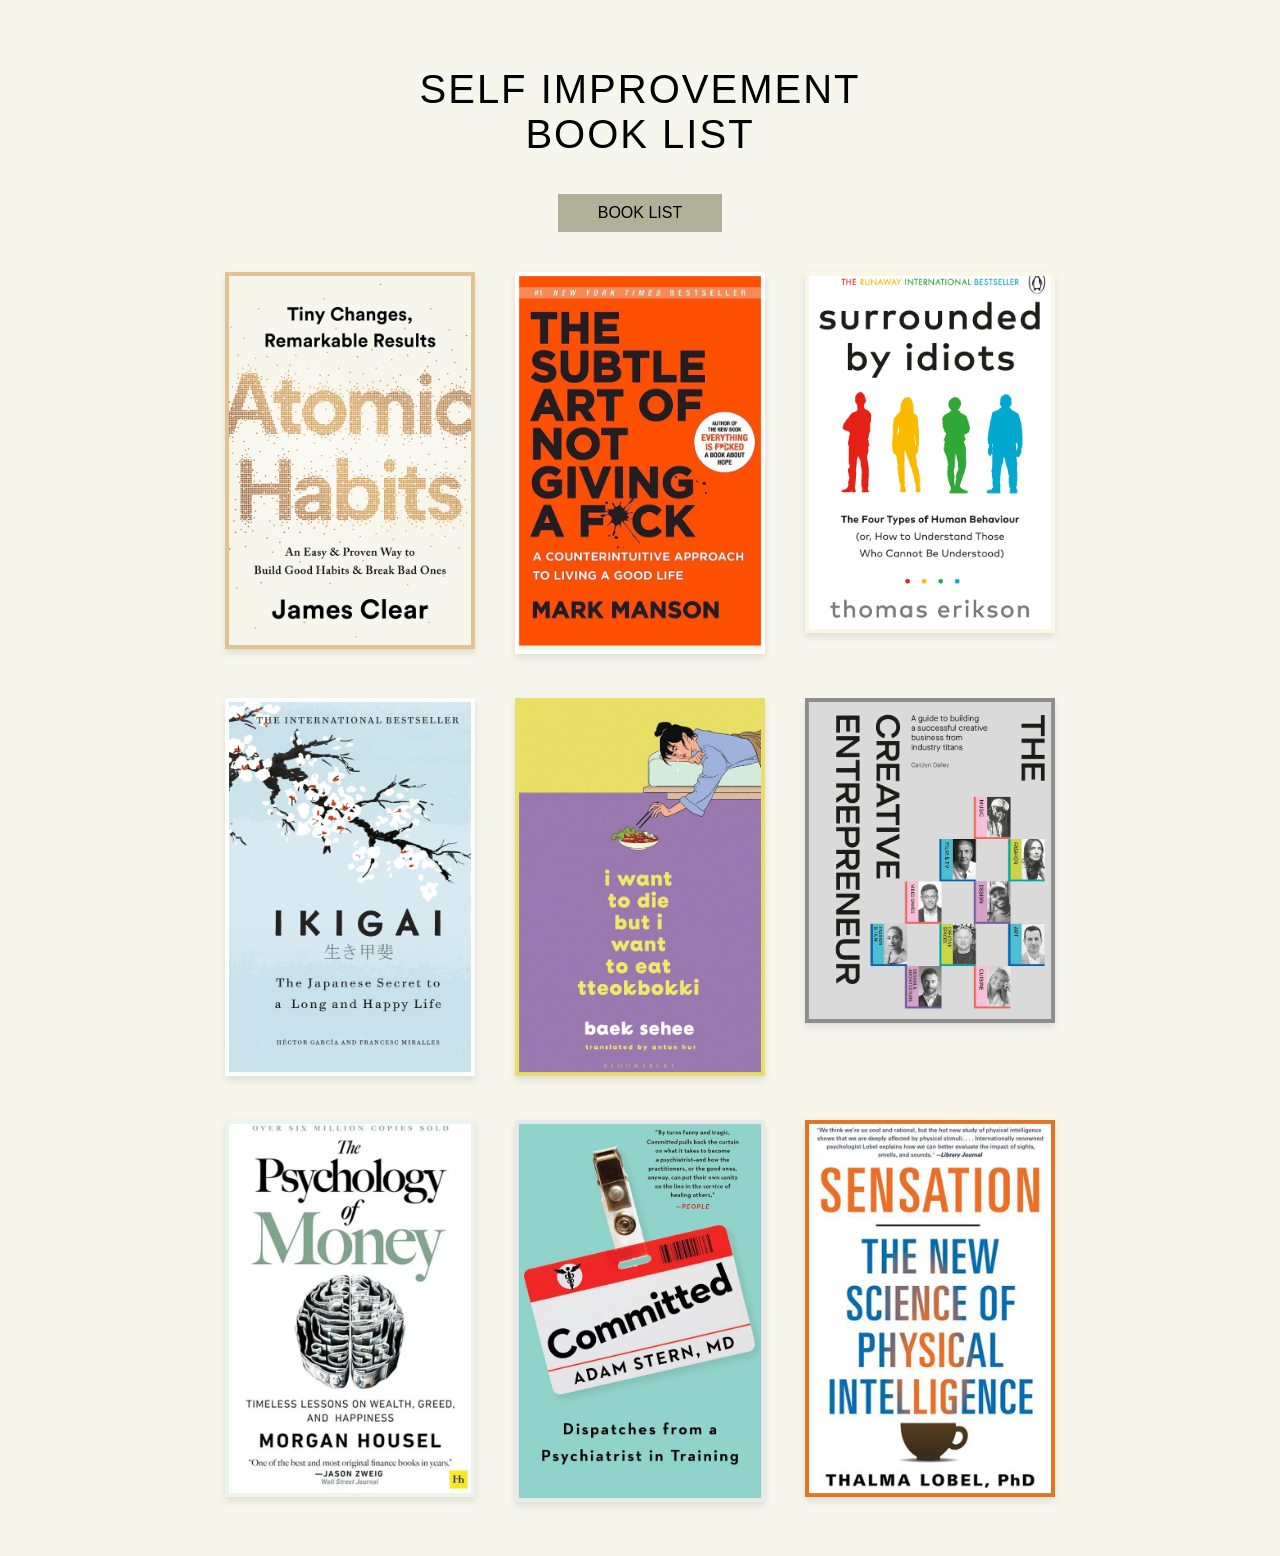
<file: index.html>
<!DOCTYPE html>
<html lang="en">
<head>
    <meta charset="UTF-8">
    <meta name="viewport" content="width=device-width, initial-scale=1.0">
    <title>Self Improvement Book List</title>
<link href="css/style.css" rel="stylesheet" type="text/css">
</head>
<body class="main-menu-bg">
    <div class="header">
        <h1>SELF IMPROVEMENT<br>BOOK LIST</h1>
        <div class="subtitle-box">BOOK LIST</div>
    </div>

    <div class="book-grid">
        <a href="p1.html"><img src="img/book1.png" alt="Atomic Habits"></a>
        <a href="p2.html"><img src="img/book2.png" alt="The Subtle Art of Not Giving a F*ck"></a>
        <a href="p3.html"><img src="img/book3.png" alt="Surrounded by Idiots"></a>
        <a href="p4.html"><img src="img/book4.png" alt="Ikigai"></a>
        <a href="p5.html"><img src="img/book5.png" alt="I Want to Die but I Want to Eat Tteokbokki"></a>
        <a href="p6.html"><img src="img/book6.png" alt="The Creative Entrepreneur"></a>
        <a href="p7.html"><img src="img/book7.png" alt="The Psychology of Money"></a>
        <a href="p8.html"><img src="img/book8.png" alt="Committed"></a>
        <a href="p9.html"><img src="img/book9.png" alt="Sensation"></a>
    </div>
</body>
</html>
</file>
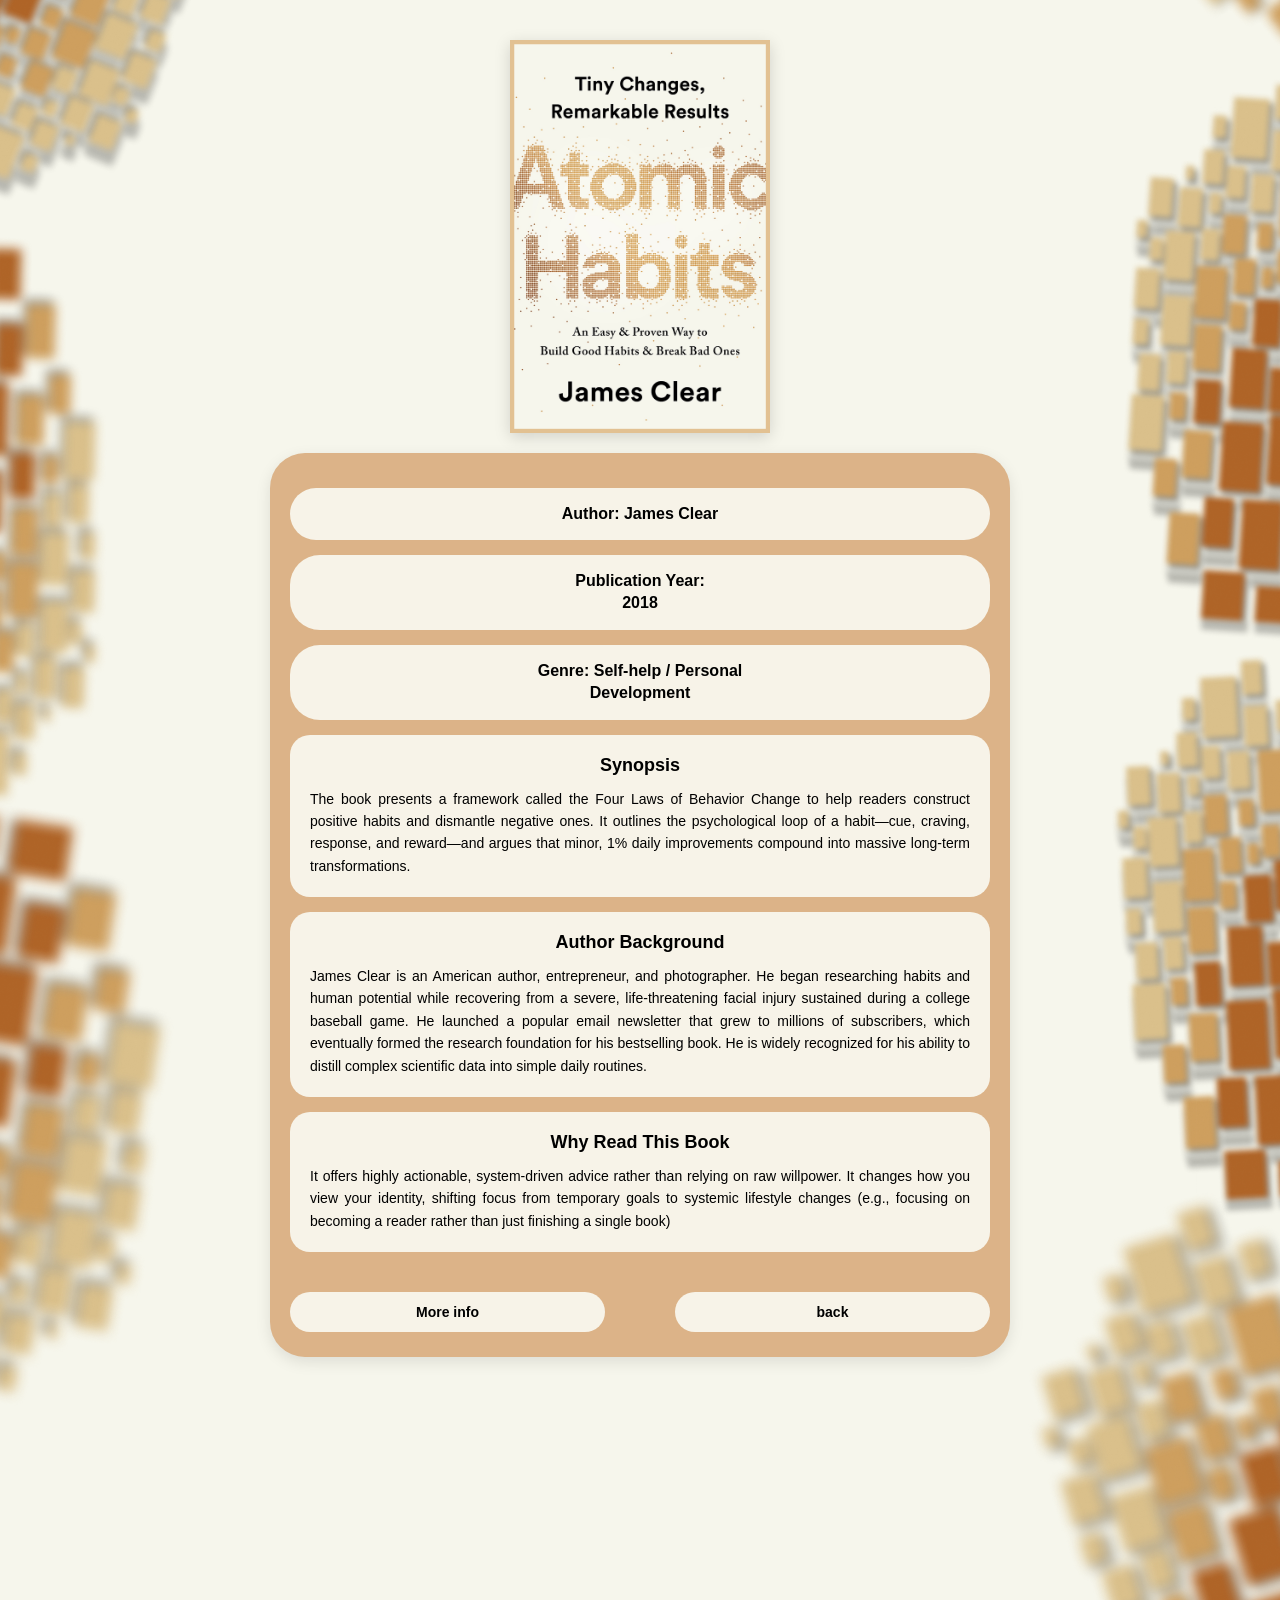
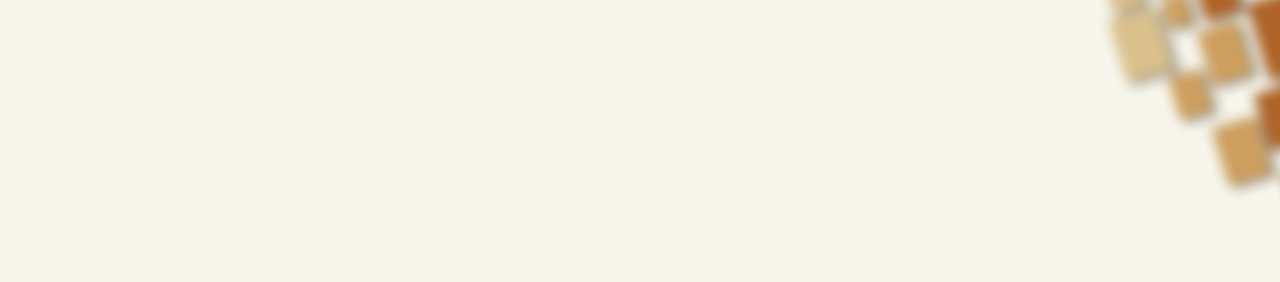
<file: p1.html>
<!DOCTYPE html>
<html lang="ms">
<head>
    <meta charset="UTF-8">
    <meta name="viewport" content="width=device-width, initial-scale=1.0">
    <title>Atomic Habits - Book Info</title>
<link href="css/style1.css" rel="stylesheet" type="text/css">
</head>
<body>

    <img src="img/f1.png" alt="Hiasan latar belakang" class="f1-bg">

<div class="main-container">
        
        <div class="book-container">
            <img src="img/book1.png" alt="Buku Atomic Habits" class="book-cover">
        </div>

        <div class="info-panel">
            
            <div class="info-pill">
                <strong>Author: James Clear</strong>
            </div>
            
          <div class="info-pill">
                <strong>Publication Year:<br>2018</strong>
            </div>
            
            <div class="info-pill">
                <strong>Genre: Self-help / Personal<br>Development</strong>
            </div>

            <div class="info-card">
                <h3>Synopsis</h3>
                <p>The book presents a framework called the Four Laws of Behavior Change to help readers construct positive habits and dismantle negative ones. It outlines the psychological loop of a habit—cue, craving, response, and reward—and argues that minor, 1% daily improvements compound into massive long-term transformations.</p>
            </div>

            <div class="info-card">
                <h3>Author Background</h3>
                <p>James Clear is an American author, entrepreneur, and photographer. He began researching habits and human potential while recovering from a severe, life-threatening facial injury sustained during a college baseball game. He launched a popular email newsletter that grew to millions of subscribers, which eventually formed the research foundation for his bestselling book. He is widely recognized for his ability to distill complex scientific data into simple daily routines.</p>
            </div>

            <div class="info-card">
                <h3>Why Read This Book</h3>
                <p>It offers highly actionable, system-driven advice rather than relying on raw willpower. It changes how you view your identity, shifting focus from temporary goals to systemic lifestyle changes (e.g., focusing on becoming a reader rather than just finishing a single book)</p>
            </div>

          <div class="button-group">
          
            </div>
<div class="button-group">
    <a href="https://en.wikipedia.org/wiki/Atomic_Habits" class="nav-button">More info</a>
    
    <a href="index.html" class="nav-button">back</a>
</div>
        </div>
    </div>

</body>
</html>
</file>
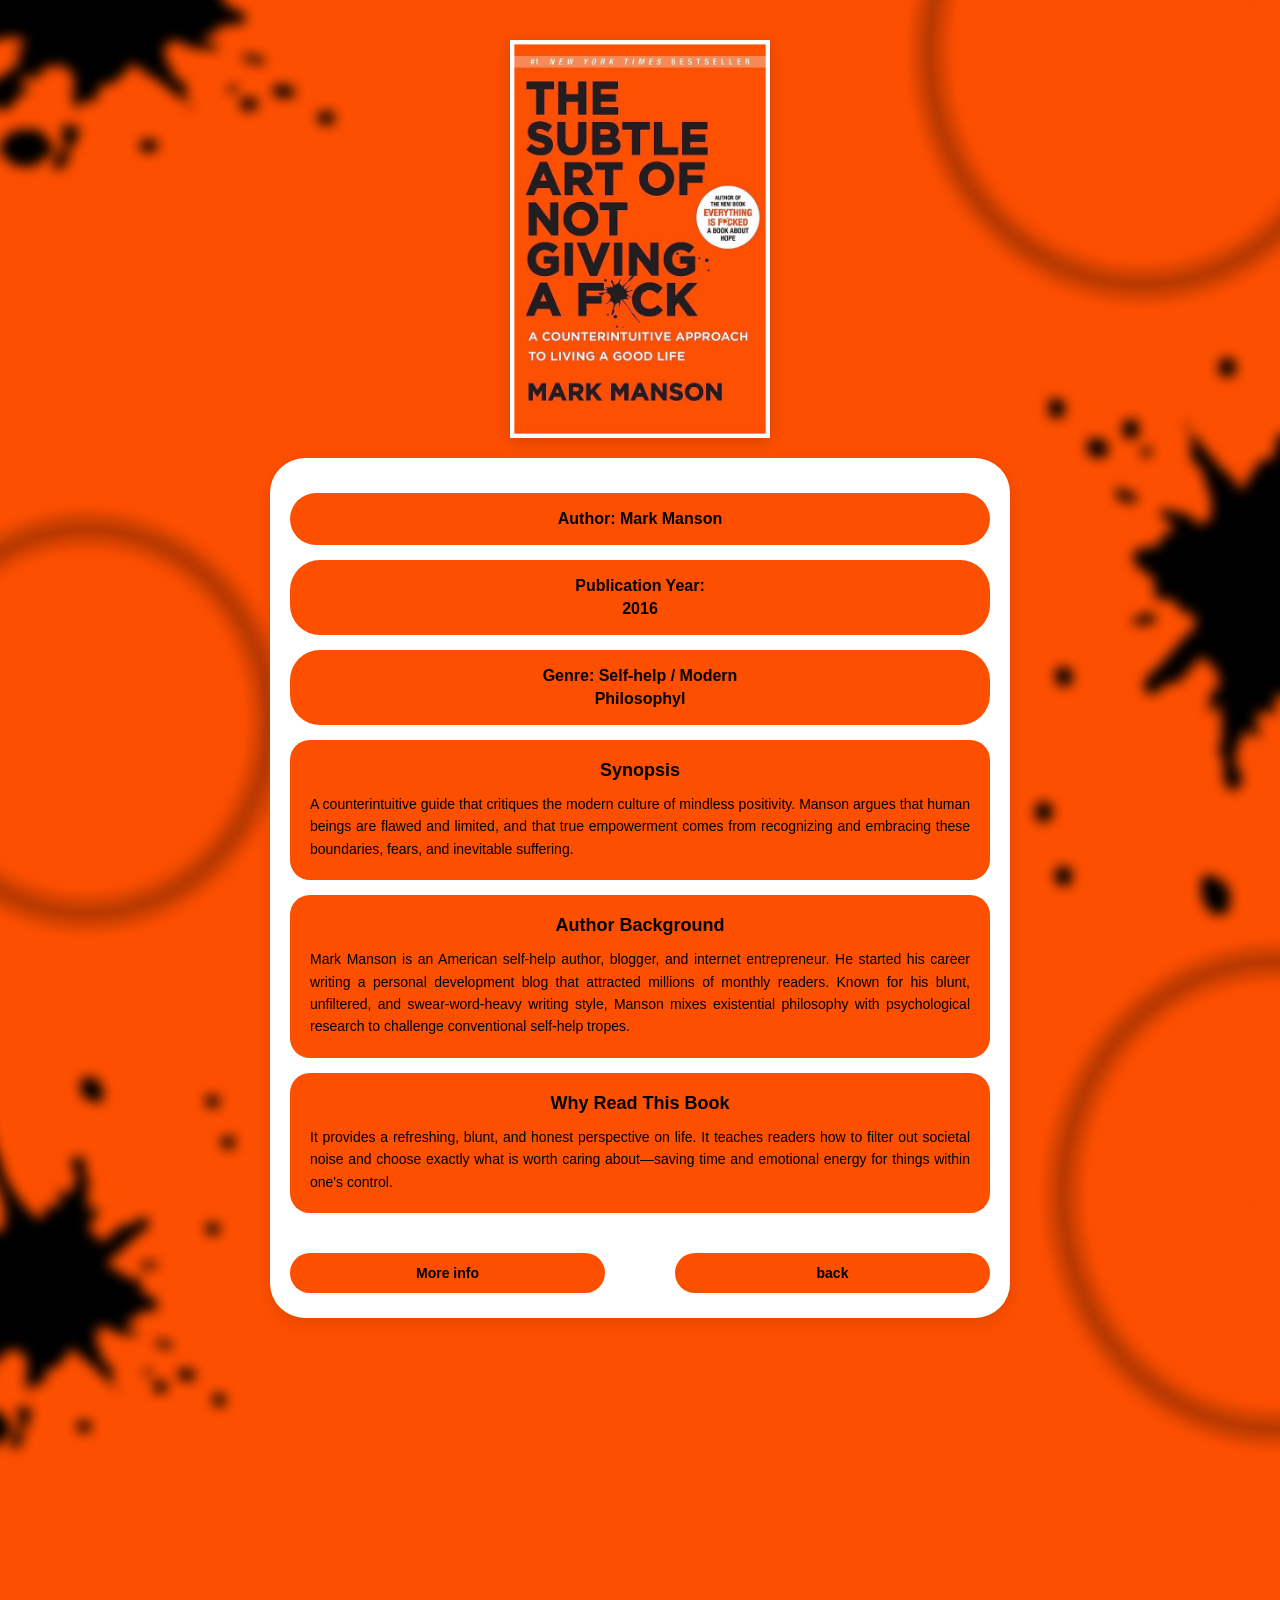
<file: p2.html>
<!DOCTYPE html>
<html lang="ms">
<head>
    <meta charset="UTF-8">
    <meta name="viewport" content="width=device-width, initial-scale=1.0">
    <title>Atomic Habits - Book Info</title>
<link href="css/style2.css" rel="stylesheet" type="text/css">
</head>
<body>

    <img src="img/f2.png" alt="Hiasan latar belakang" class="f1-bg">

<div class="main-container">
        
        <div class="book-container">
            <img src="img/book2.png" alt="Buku Atomic Habits" class="book-cover">
        </div>

        <div class="info-panel">
            
            <div class="info-pill">
                <strong>Author: Mark Manson</strong>
            </div>
            
          <div class="info-pill">
                <strong>Publication Year:<br>2016</strong>
            </div>
            
            <div class="info-pill">
                <strong>Genre: Self-help / Modern <br>Philosophyl</strong>
            </div>

            <div class="info-card">
                <h3>Synopsis</h3>
                <p>A counterintuitive guide that critiques the modern culture of mindless positivity. Manson argues that human beings are flawed and limited, and that true empowerment comes from recognizing and embracing these boundaries, fears, and inevitable suffering.</p>
            </div>

            <div class="info-card">
                <h3>Author Background</h3>
                <p>Mark Manson is an American self-help author, blogger, and internet entrepreneur. He started his career writing a personal development blog that attracted millions of monthly readers. Known for his blunt, unfiltered, and swear-word-heavy writing style, Manson mixes existential philosophy with psychological research to challenge conventional self-help tropes.</p>
            </div>

            <div class="info-card">
                <h3>Why Read This Book</h3>
                <p> It provides a refreshing, blunt, and honest perspective on life. It teaches readers how to filter out societal noise and choose exactly what is worth caring about—saving time and emotional energy for things within one's control.</p>
            </div>

          <div class="button-group">
          
            </div>
<div class="button-group">
    <a href="https://en.wikipedia.org/wiki/The_Subtle_Art_of_Not_Giving_a_Fuck" class="nav-button">More info</a>
    
    <a href="index.html" class="nav-button">back</a>
</div>
        </div>
    </div>

</body>
</html>
</file>
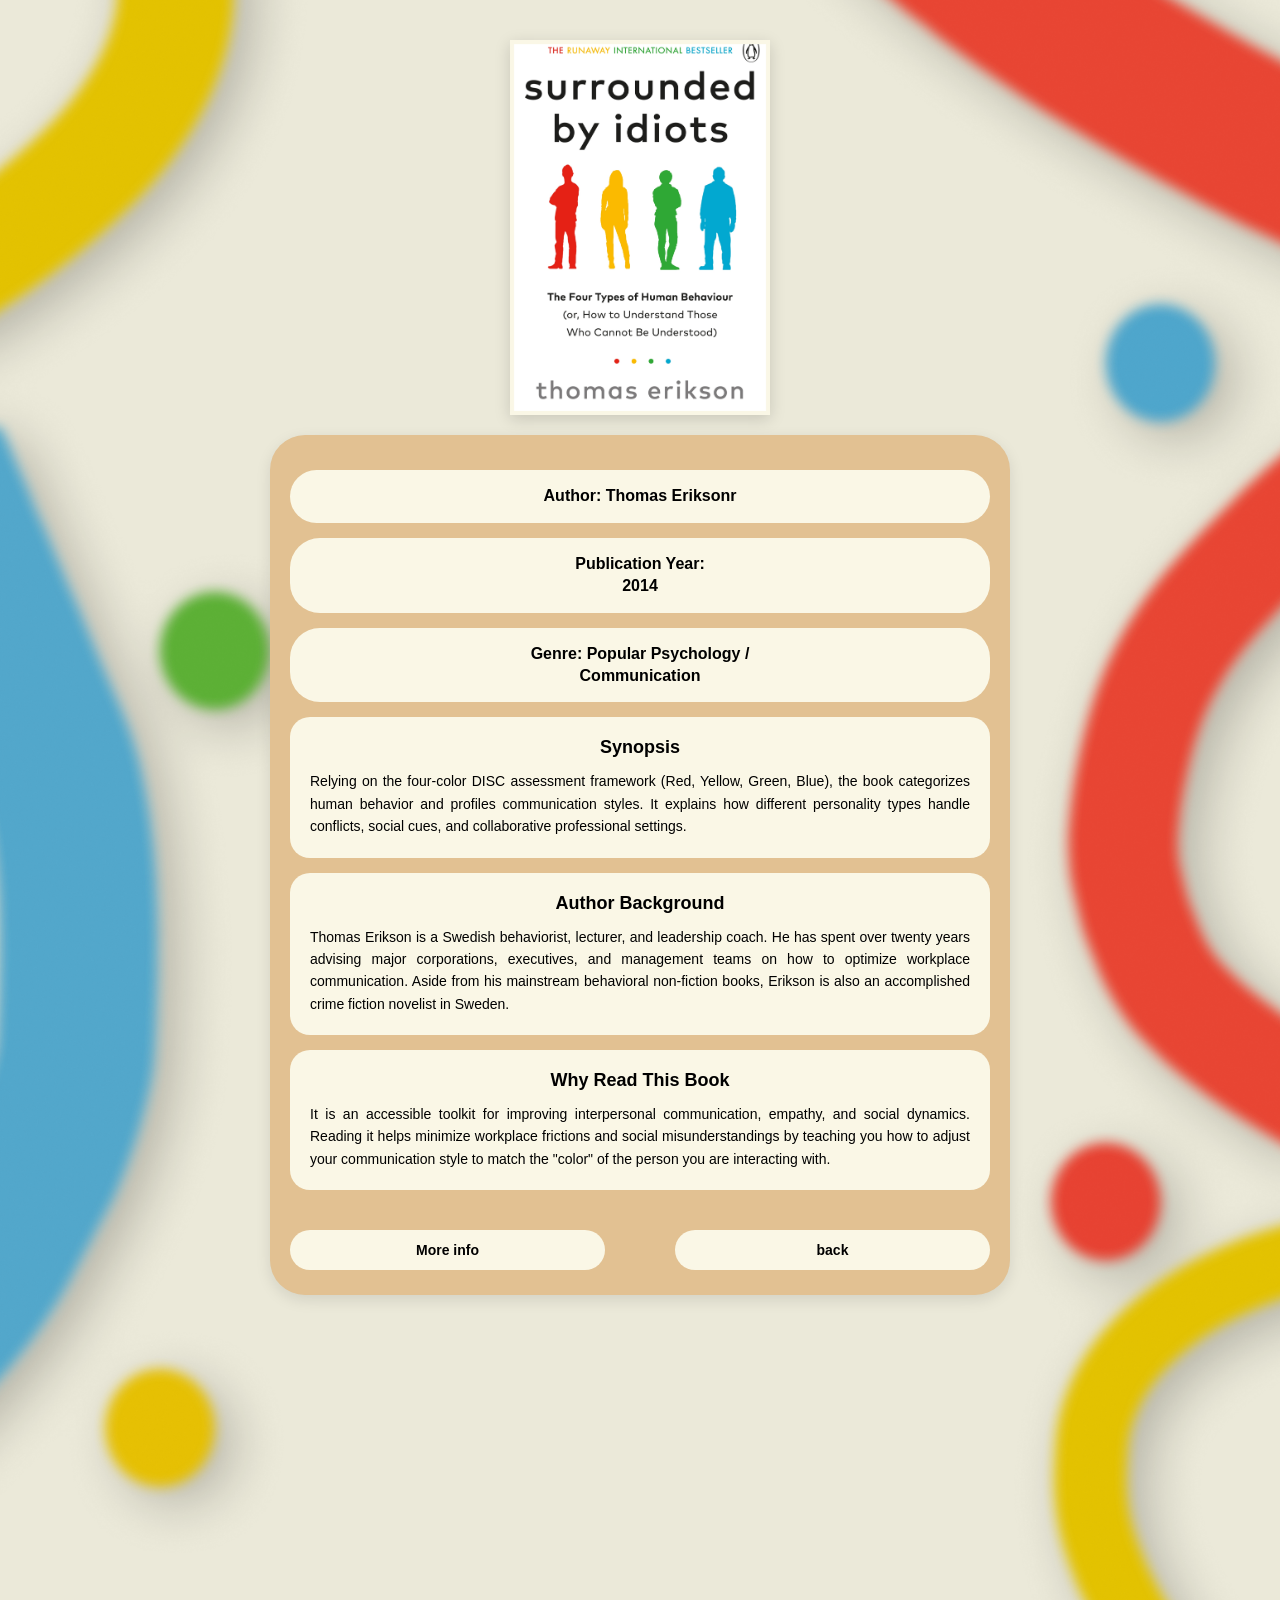
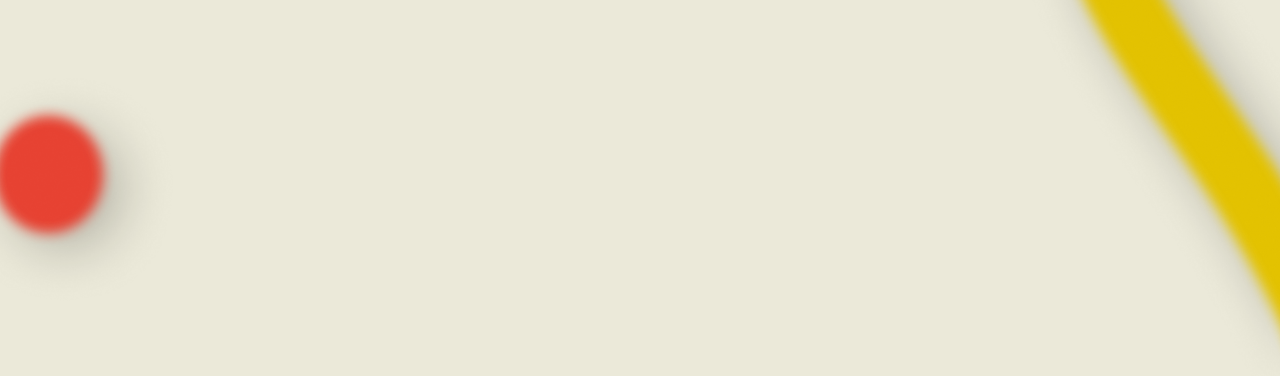
<file: p3.html>
<!DOCTYPE html>
<html lang="ms">
<head>
    <meta charset="UTF-8">
    <meta name="viewport" content="width=device-width, initial-scale=1.0">
    <title>Atomic Habits - Book Info</title>
<link href="css/style3.css" rel="stylesheet" type="text/css">
</head>
<body>

    <img src="img/f3.png" alt="Hiasan latar belakang" class="f1-bg">

<div class="main-container">
        
        <div class="book-container">
            <img src="img/book3.png" alt="Buku Atomic Habits" class="book-cover">
        </div>

        <div class="info-panel">
            
            <div class="info-pill">
                <strong>Author: Thomas Eriksonr</strong>
            </div>
            
          <div class="info-pill">
                <strong>Publication Year:<br>2014</strong>
            </div>
            
            <div class="info-pill">
                <strong>Genre: Popular Psychology / <br>Communication</strong>
            </div>

            <div class="info-card">
                <h3>Synopsis</h3>
                <p>Relying on the four-color DISC assessment framework (Red, Yellow, Green, Blue), the book categorizes human behavior and profiles communication styles. It explains how different personality types handle conflicts, social cues, and collaborative professional settings.</p>
            </div>

            <div class="info-card">
                <h3>Author Background</h3>
                <p>Thomas Erikson is a Swedish behaviorist, lecturer, and leadership coach. He has spent over twenty years advising major corporations, executives, and management teams on how to optimize workplace communication. Aside from his mainstream behavioral non-fiction books, Erikson is also an accomplished crime fiction novelist in Sweden.</p>
            </div>

            <div class="info-card">
                <h3>Why Read This Book</h3>
                <p>It is an accessible toolkit for improving interpersonal communication, empathy, and social dynamics. Reading it helps minimize workplace frictions and social misunderstandings by teaching you how to adjust your communication style to match the "color" of the person you are interacting with.</p>
            </div>

          <div class="button-group">
          
            </div>
<div class="button-group">
    <a href="https://en.wikipedia.org/wiki/Surrounded_by_Idiots" class="nav-button">More info</a>
    
    <a href="index.html" class="nav-button">back</a>
</div>
        </div>
    </div>

</body>
</html>
</file>
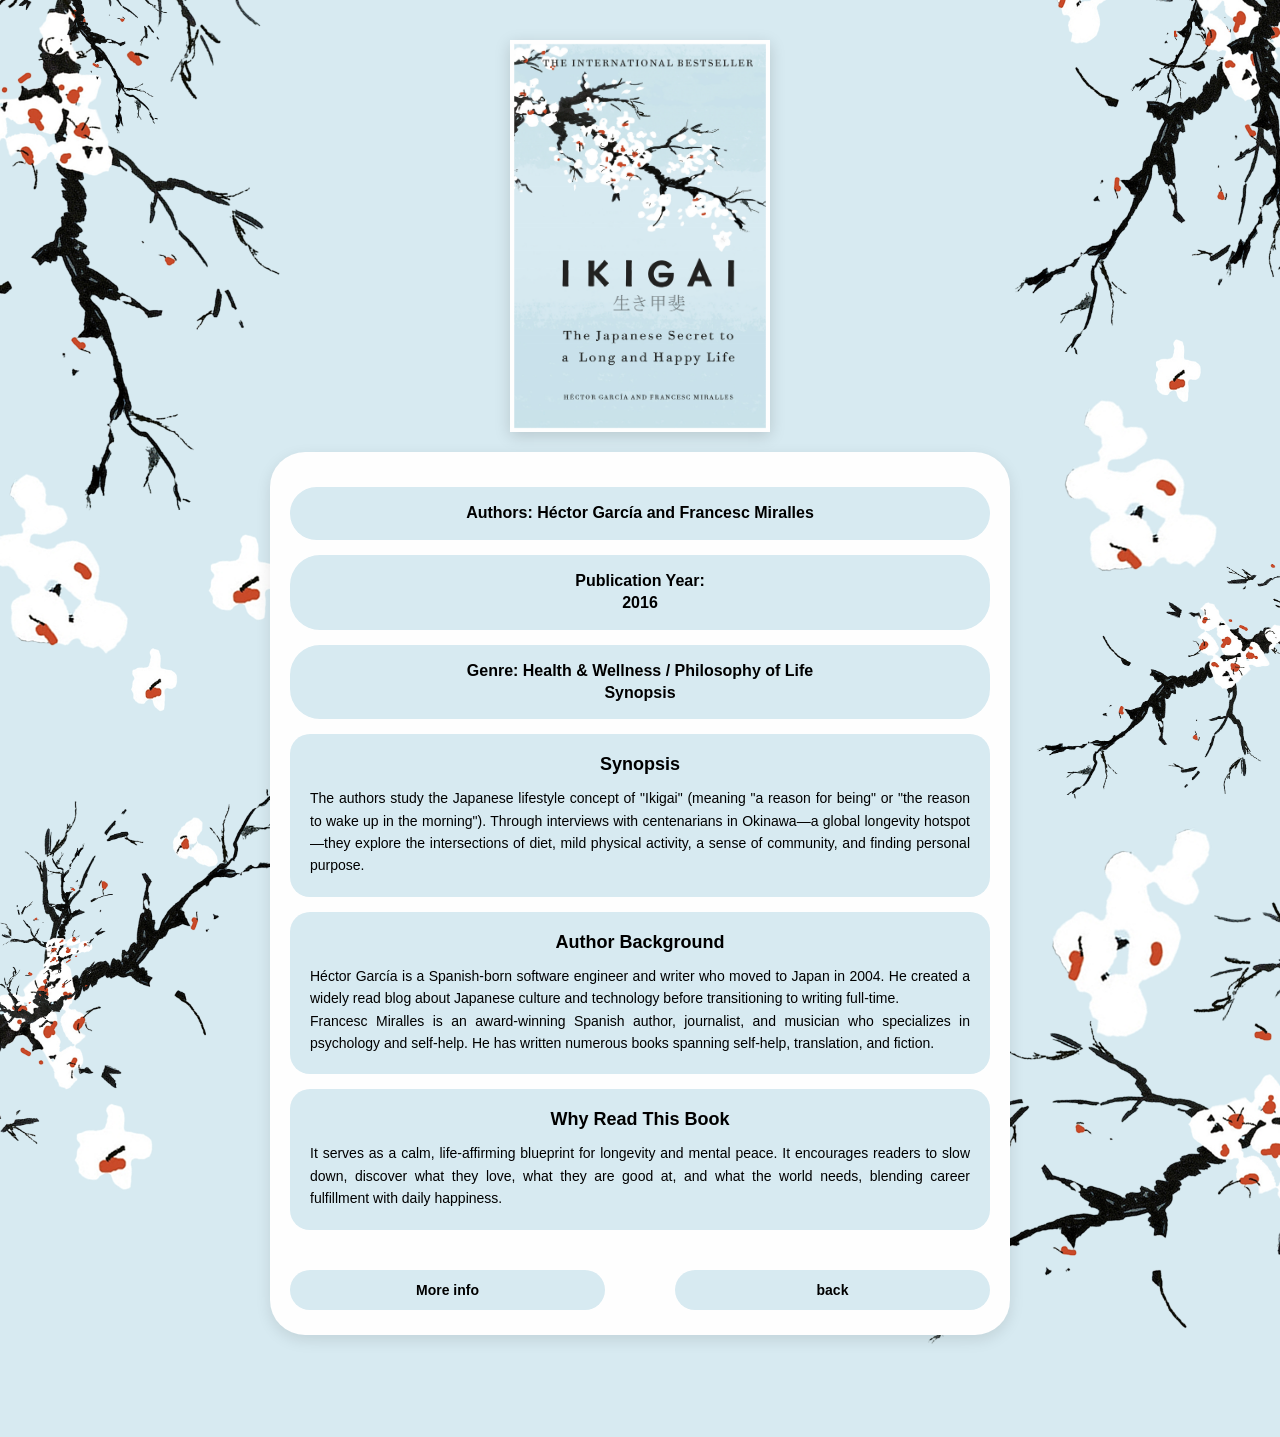
<file: p4.html>
<!DOCTYPE html>
<html lang="ms">
<head>
    <meta charset="UTF-8">
    <meta name="viewport" content="width=device-width, initial-scale=1.0">
    <title>Atomic Habits - Book Info</title>
<link href="css/style4.css" rel="stylesheet" type="text/css">
</head>
<body>

    <img src="img/f4.png" alt="Hiasan latar belakang" class="f1-bg">

<div class="main-container">
        
        <div class="book-container">
            <img src="img/book4.png" alt="Buku Atomic Habits" class="book-cover">
        </div>

        <div class="info-panel">
            
            <div class="info-pill">
                <strong>Authors: Héctor García and Francesc Miralles</strong>
            </div>
            
          <div class="info-pill">
                <strong>Publication Year:<br>2016</strong>
            </div>
            
            <div class="info-pill">
                <strong>Genre: Health & Wellness / Philosophy of Life<br>Synopsis</strong>
            </div>

            <div class="info-card">
                <h3>Synopsis</h3>
                <p>The authors study the Japanese lifestyle concept of "Ikigai" (meaning "a reason for being" or "the reason to wake up in the morning"). Through interviews with centenarians in Okinawa—a global longevity hotspot—they explore the intersections of diet, mild physical activity, a sense of community, and finding personal purpose.</p>
            </div>

            <div class="info-card">
                <h3>Author Background</h3>
                <p>Héctor García is a Spanish-born software engineer and writer who moved to Japan in 2004. He created a widely read blog about Japanese culture and technology before transitioning to writing full-time.
				</p>
				<p>Francesc Miralles is an award-winning Spanish author, journalist, and musician who specializes in psychology and self-help. He has written numerous books spanning self-help, translation, and fiction.
				</p>
            </div>

            <div class="info-card">
                <h3>Why Read This Book</h3>
                <p>It serves as a calm, life-affirming blueprint for longevity and mental peace. It encourages readers to slow down, discover what they love, what they are good at, and what the world needs, blending career fulfillment with daily happiness.</p>
            </div>

          <div class="button-group">
          
            </div>
<div class="button-group">
    <a href="https://en.wikipedia.org/wiki/Ikigai" class="nav-button">More info</a>
    
    <a href="index.html" class="nav-button">back</a>
</div>
        </div>
    </div>

</body>
</html>
</file>
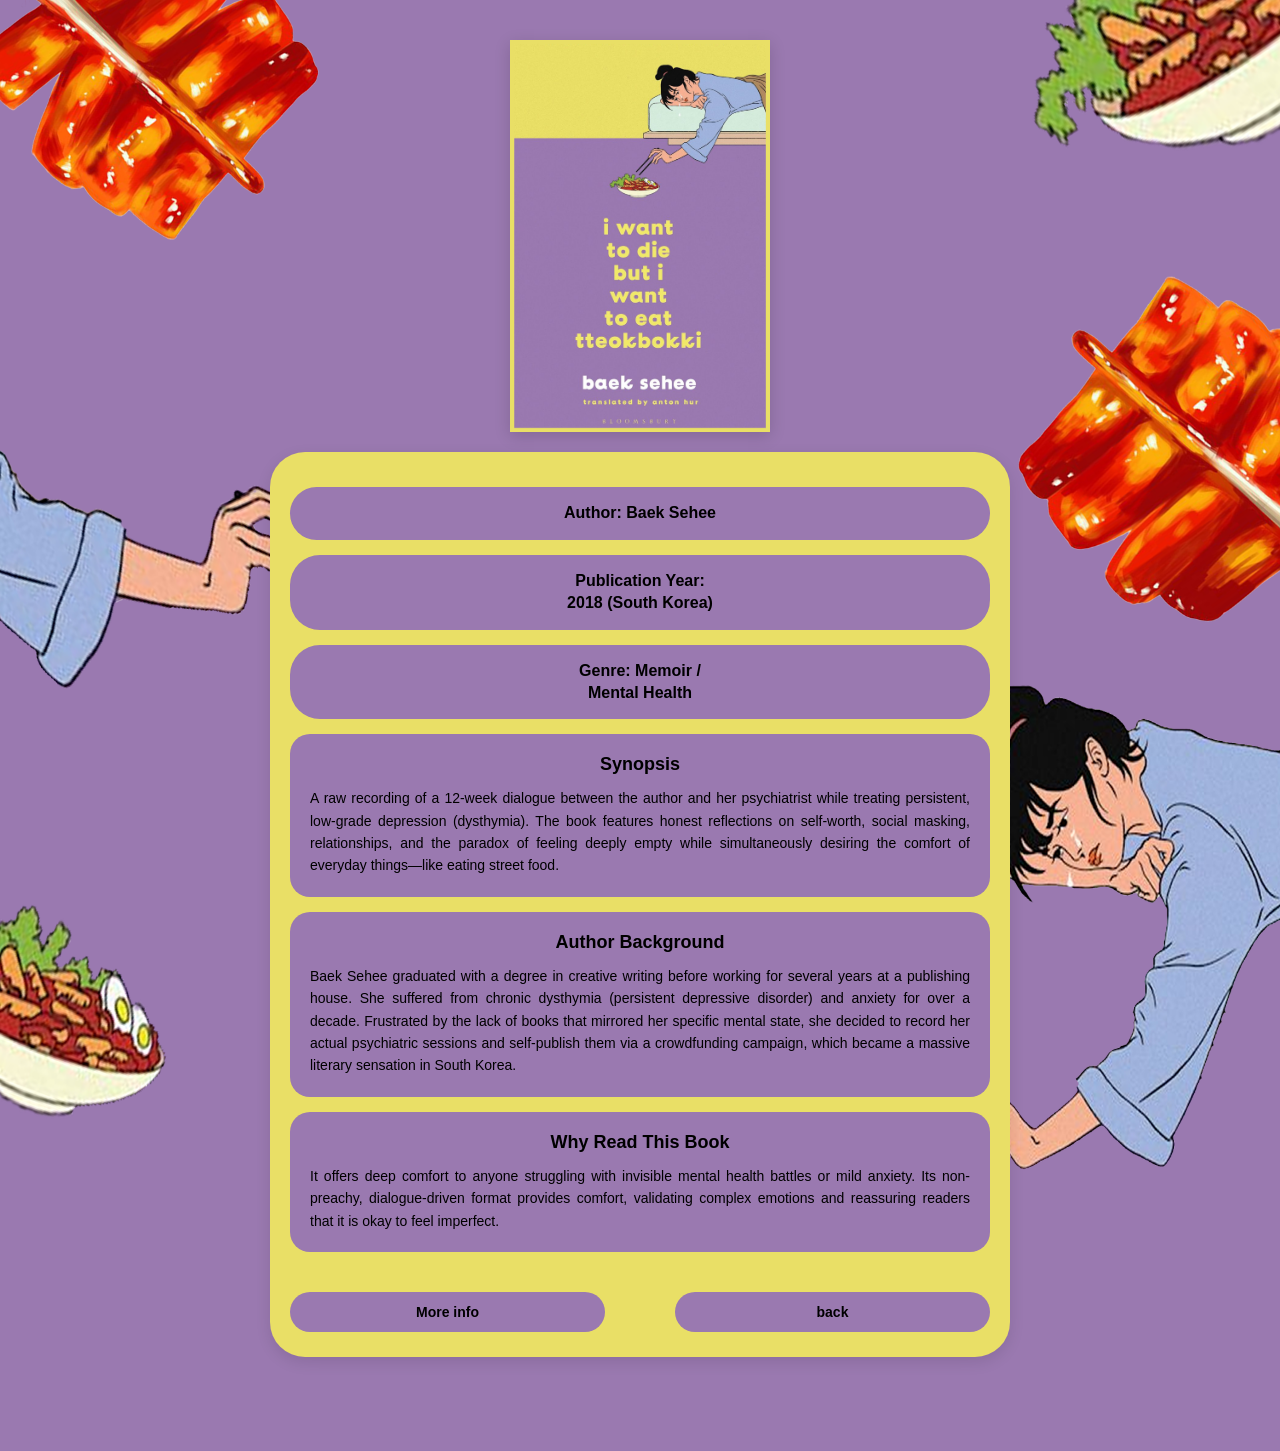
<file: p5.html>
<!DOCTYPE html>
<html lang="ms">
<head>
    <meta charset="UTF-8">
    <meta name="viewport" content="width=device-width, initial-scale=1.0">
    <title>Atomic Habits - Book Info</title>
<link href="css/style5.css" rel="stylesheet" type="text/css">
</head>
<body>

    <img src="img/f5.png" alt="Hiasan latar belakang" class="f1-bg">

<div class="main-container">
        
        <div class="book-container">
            <img src="img/book5.png" alt="Buku Atomic Habits" class="book-cover">
        </div>

        <div class="info-panel">
            
            <div class="info-pill">
                <strong>Author: Baek Sehee</strong>
            </div>
            
          <div class="info-pill">
                <strong>Publication Year:<br>2018 (South Korea)</strong>
            </div>
            
            <div class="info-pill">
                <strong>Genre: Memoir /<br> Mental Health</strong>
            </div>

            <div class="info-card">
                <h3>Synopsis</h3>
                <p>A raw recording of a 12-week dialogue between the author and her psychiatrist while treating persistent, low-grade depression (dysthymia). The book features honest reflections on self-worth, social masking, relationships, and the paradox of feeling deeply empty while simultaneously desiring the comfort of everyday things—like eating street food.</p>
            </div>

            <div class="info-card">
                <h3>Author Background</h3>
                <p>Baek Sehee graduated with a degree in creative writing before working for several years at a publishing house. She suffered from chronic dysthymia (persistent depressive disorder) and anxiety for over a decade. Frustrated by the lack of books that mirrored her specific mental state, she decided to record her actual psychiatric sessions and self-publish them via a crowdfunding campaign, which became a massive literary sensation in South Korea.</p>
            </div>

            <div class="info-card">
                <h3>Why Read This Book</h3>
                <p> It offers deep comfort to anyone struggling with invisible mental health battles or mild anxiety. Its non-preachy, dialogue-driven format provides comfort, validating complex emotions and reassuring readers that it is okay to feel imperfect.</p>
            </div>

          <div class="button-group">
          
            </div>
<div class="button-group">
    <a href="https://en.wikipedia.org/wiki/I_Want_to_Die_but_I_Want_to_Eat_Tteokbokki" class="nav-button">More info</a>
    
    <a href="index.html" class="nav-button">back</a>
</div>
        </div>
    </div>

</body>
</html>
</file>
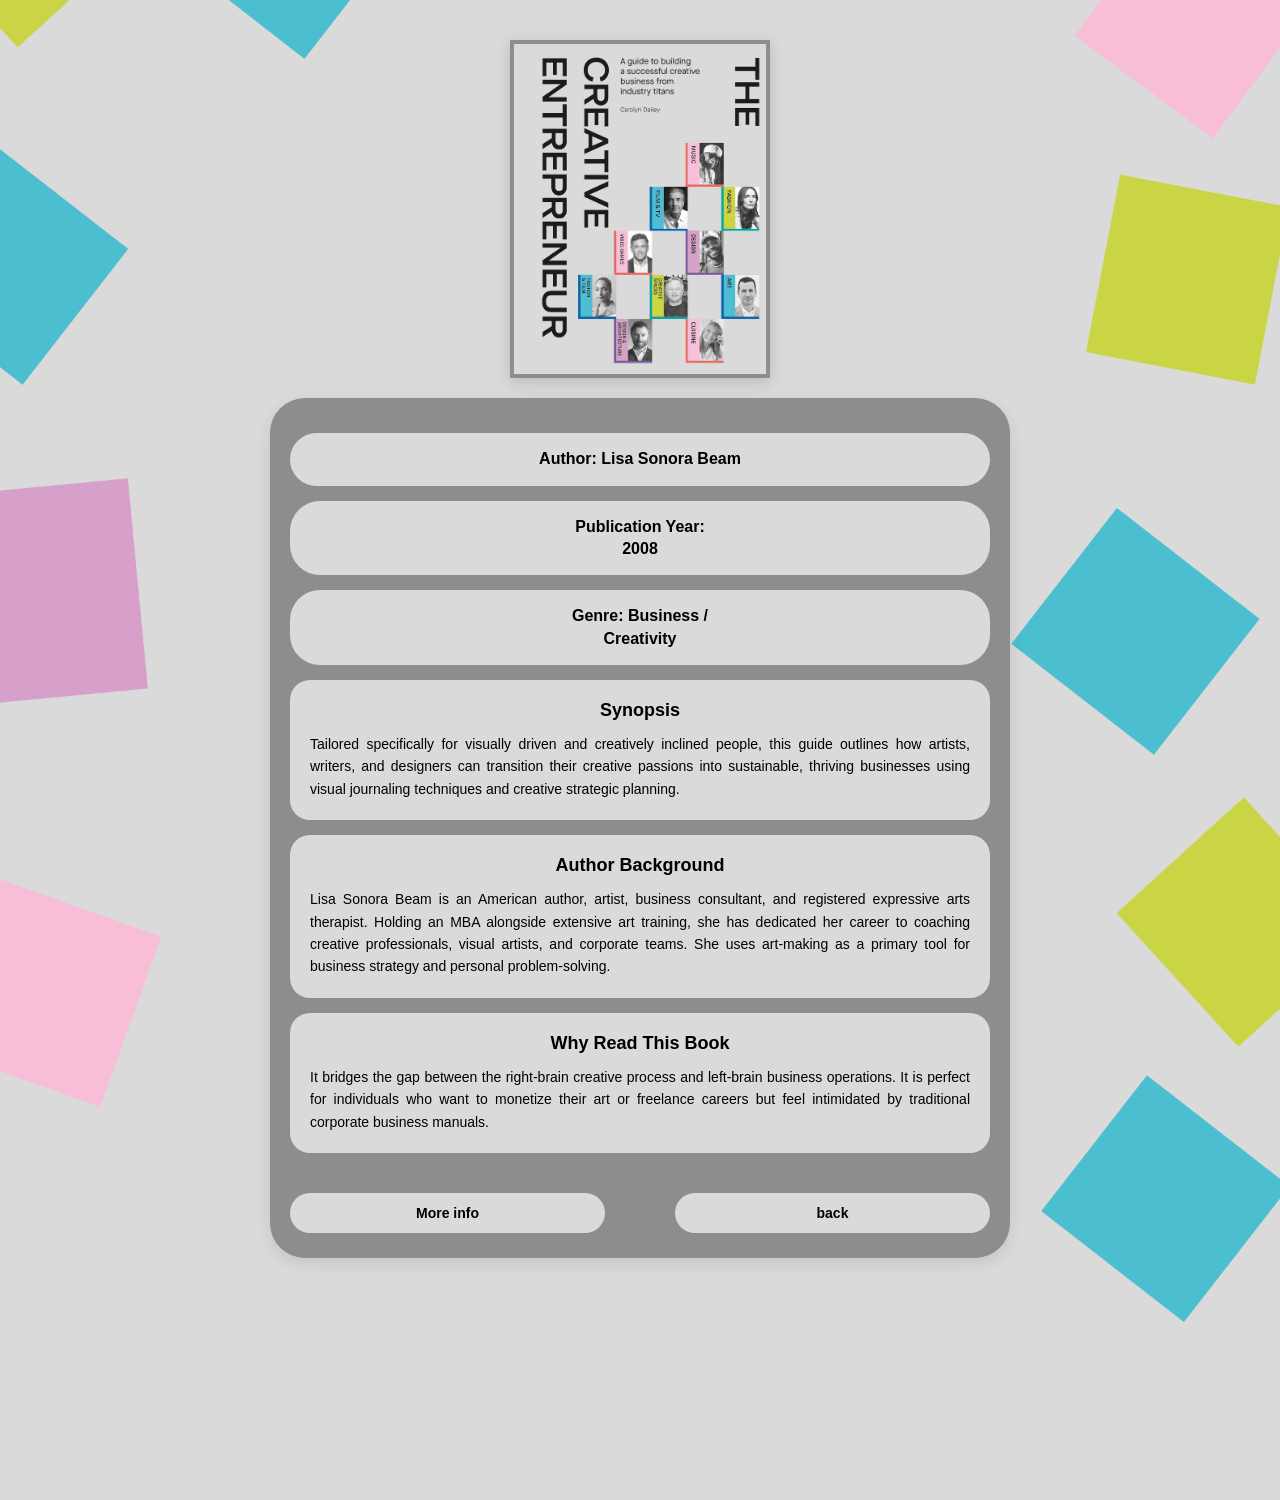
<file: p6.html>
<!DOCTYPE html>
<html lang="ms">
<head>
    <meta charset="UTF-8">
    <meta name="viewport" content="width=device-width, initial-scale=1.0">
    <title>Atomic Habits - Book Info</title>
<link href="css/style6.css" rel="stylesheet" type="text/css">
</head>
<body>

    <img src="img/f6.png" alt="Hiasan latar belakang" class="f1-bg">

<div class="main-container">
        
        <div class="book-container">
            <img src="img/book6.png" alt="Buku Atomic Habits" class="book-cover">
        </div>

        <div class="info-panel">
            
            <div class="info-pill">
                <strong>Author: Lisa Sonora Beam</strong>
            </div>
            
          <div class="info-pill">
                <strong>Publication Year:<br>2008</strong>
            </div>
            
            <div class="info-pill">
                <strong>Genre: Business /<br>Creativity</strong>
            </div>

            <div class="info-card">
                <h3>Synopsis</h3>
                <p>Tailored specifically for visually driven and creatively inclined people, this guide outlines how artists, writers, and designers can transition their creative passions into sustainable, thriving businesses using visual journaling techniques and creative strategic planning.</p>
            </div>

            <div class="info-card">
                <h3>Author Background</h3>
                <p>Lisa Sonora Beam is an American author, artist, business consultant, and registered expressive arts therapist. Holding an MBA alongside extensive art training, she has dedicated her career to coaching creative professionals, visual artists, and corporate teams. She uses art-making as a primary tool for business strategy and personal problem-solving.</p>
            </div>

            <div class="info-card">
                <h3>Why Read This Book</h3>
                <p> It bridges the gap between the right-brain creative process and left-brain business operations. It is perfect for individuals who want to monetize their art or freelance careers but feel intimidated by traditional corporate business manuals.</p>
            </div>

          <div class="button-group">
          
            </div>
<div class="button-group">
    <a href="https://en.wikipedia.org/wiki/Creative_entrepreneurship" class="nav-button">More info</a>
    
    <a href="index.html" class="nav-button">back</a>
</div>
        </div>
    </div>

</body>
</html>
</file>
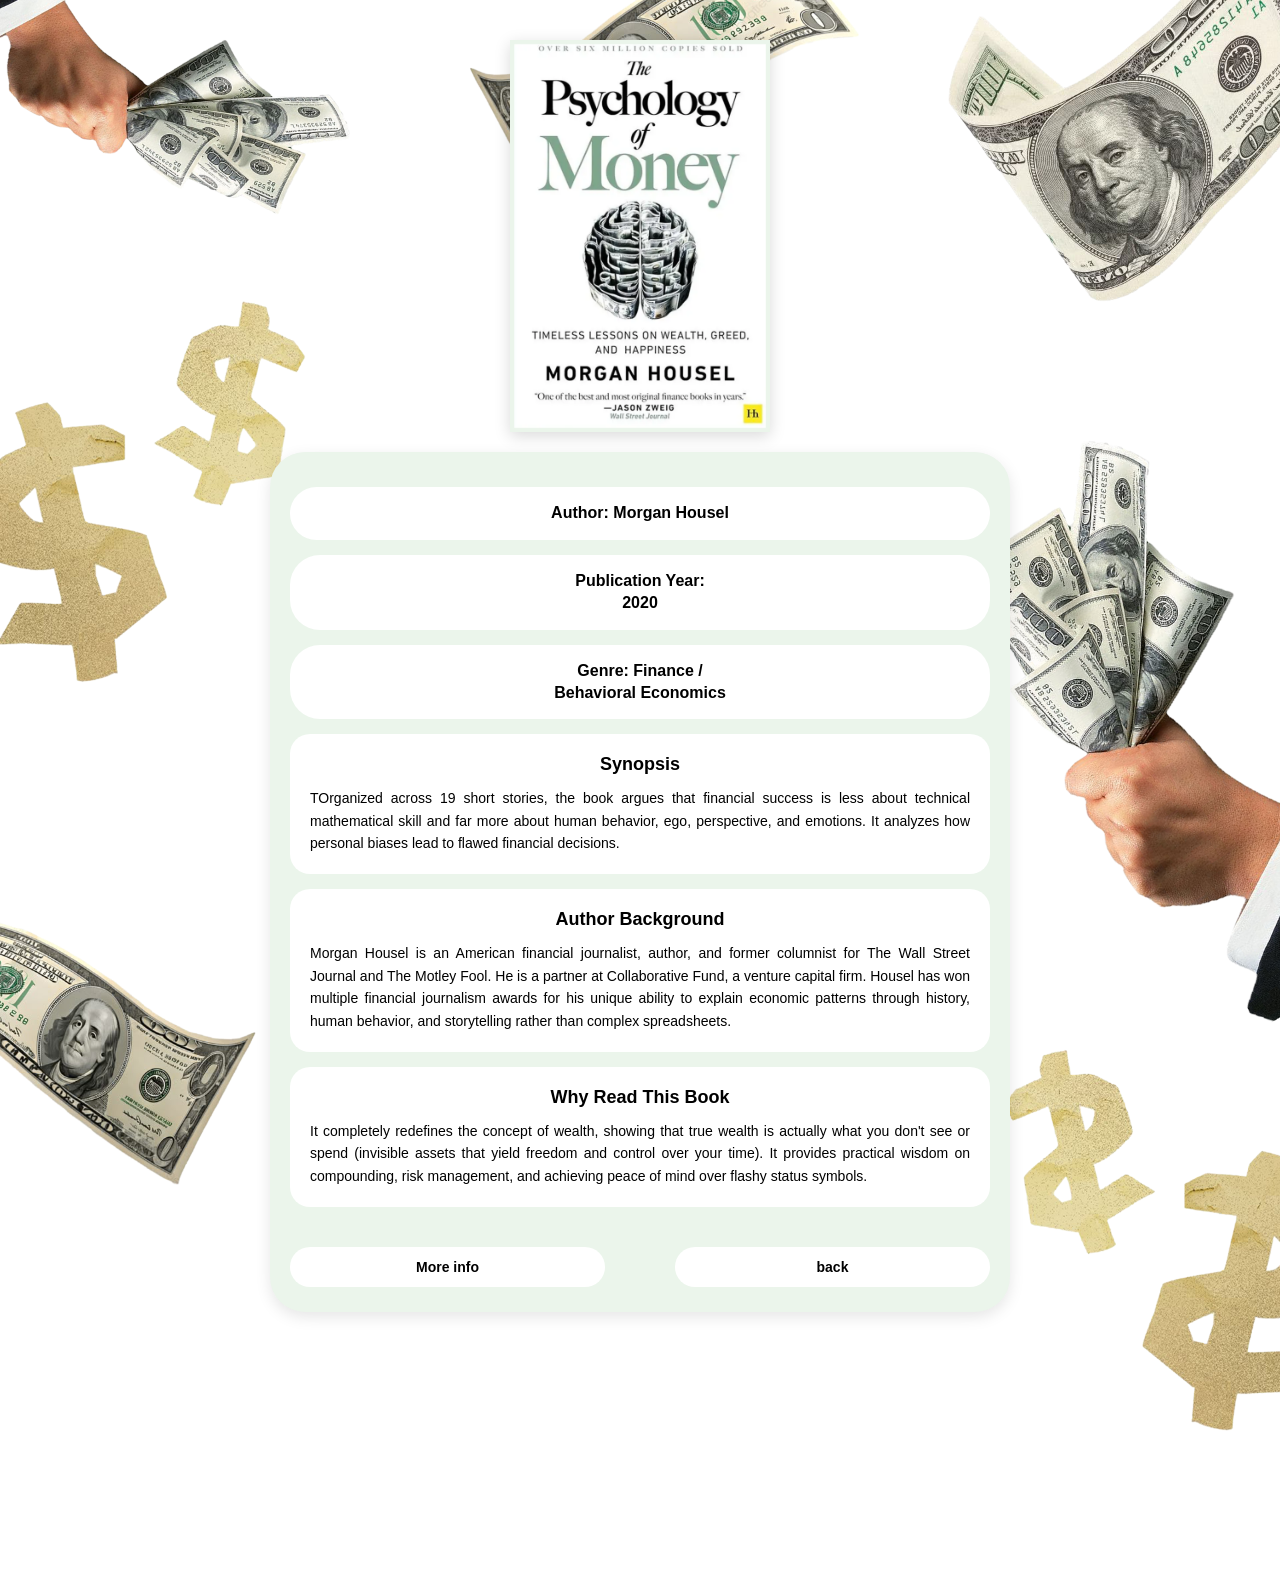
<file: p7.html>
<!DOCTYPE html>
<html lang="ms">
<head>
    <meta charset="UTF-8">
    <meta name="viewport" content="width=device-width, initial-scale=1.0">
    <title>Atomic Habits - Book Info</title>
<link href="css/style7.css" rel="stylesheet" type="text/css">
</head>
<body>

    <img src="img/f7.png" alt="Hiasan latar belakang" class="f1-bg">

<div class="main-container">
        
        <div class="book-container">
            <img src="img/book7.png" alt="Buku Atomic Habits" class="book-cover">
        </div>

        <div class="info-panel">
            
            <div class="info-pill">
                <strong>Author: Morgan Housel</strong>
            </div>
            
          <div class="info-pill">
                <strong>Publication Year:<br>2020</strong>
            </div>
            
            <div class="info-pill">
                <strong>Genre: Finance /<br>Behavioral Economics</strong>
            </div>

            <div class="info-card">
                <h3>Synopsis</h3>
                <p>TOrganized across 19 short stories, the book argues that financial success is less about technical mathematical skill and far more about human behavior, ego, perspective, and emotions. It analyzes how personal biases lead to flawed financial decisions.</p>
            </div>

            <div class="info-card">
                <h3>Author Background</h3>
                <p>Morgan Housel is an American financial journalist, author, and former columnist for The Wall Street Journal and The Motley Fool. He is a partner at Collaborative Fund, a venture capital firm. Housel has won multiple financial journalism awards for his unique ability to explain economic patterns through history, human behavior, and storytelling rather than complex spreadsheets.</p>
            </div>

            <div class="info-card">
                <h3>Why Read This Book</h3>
                <p>It completely redefines the concept of wealth, showing that true wealth is actually what you don't see or spend (invisible assets that yield freedom and control over your time). It provides practical wisdom on compounding, risk management, and achieving peace of mind over flashy status symbols.</p>
            </div>

          <div class="button-group">
          
            </div>
<div class="button-group">
    <a href="https://en.wikipedia.org/wiki/The_Psychology_of_Money" class="nav-button">More info</a>
    
    <a href="index.html" class="nav-button">back</a>
</div>
        </div>
    </div>

</body>
</html>
</file>
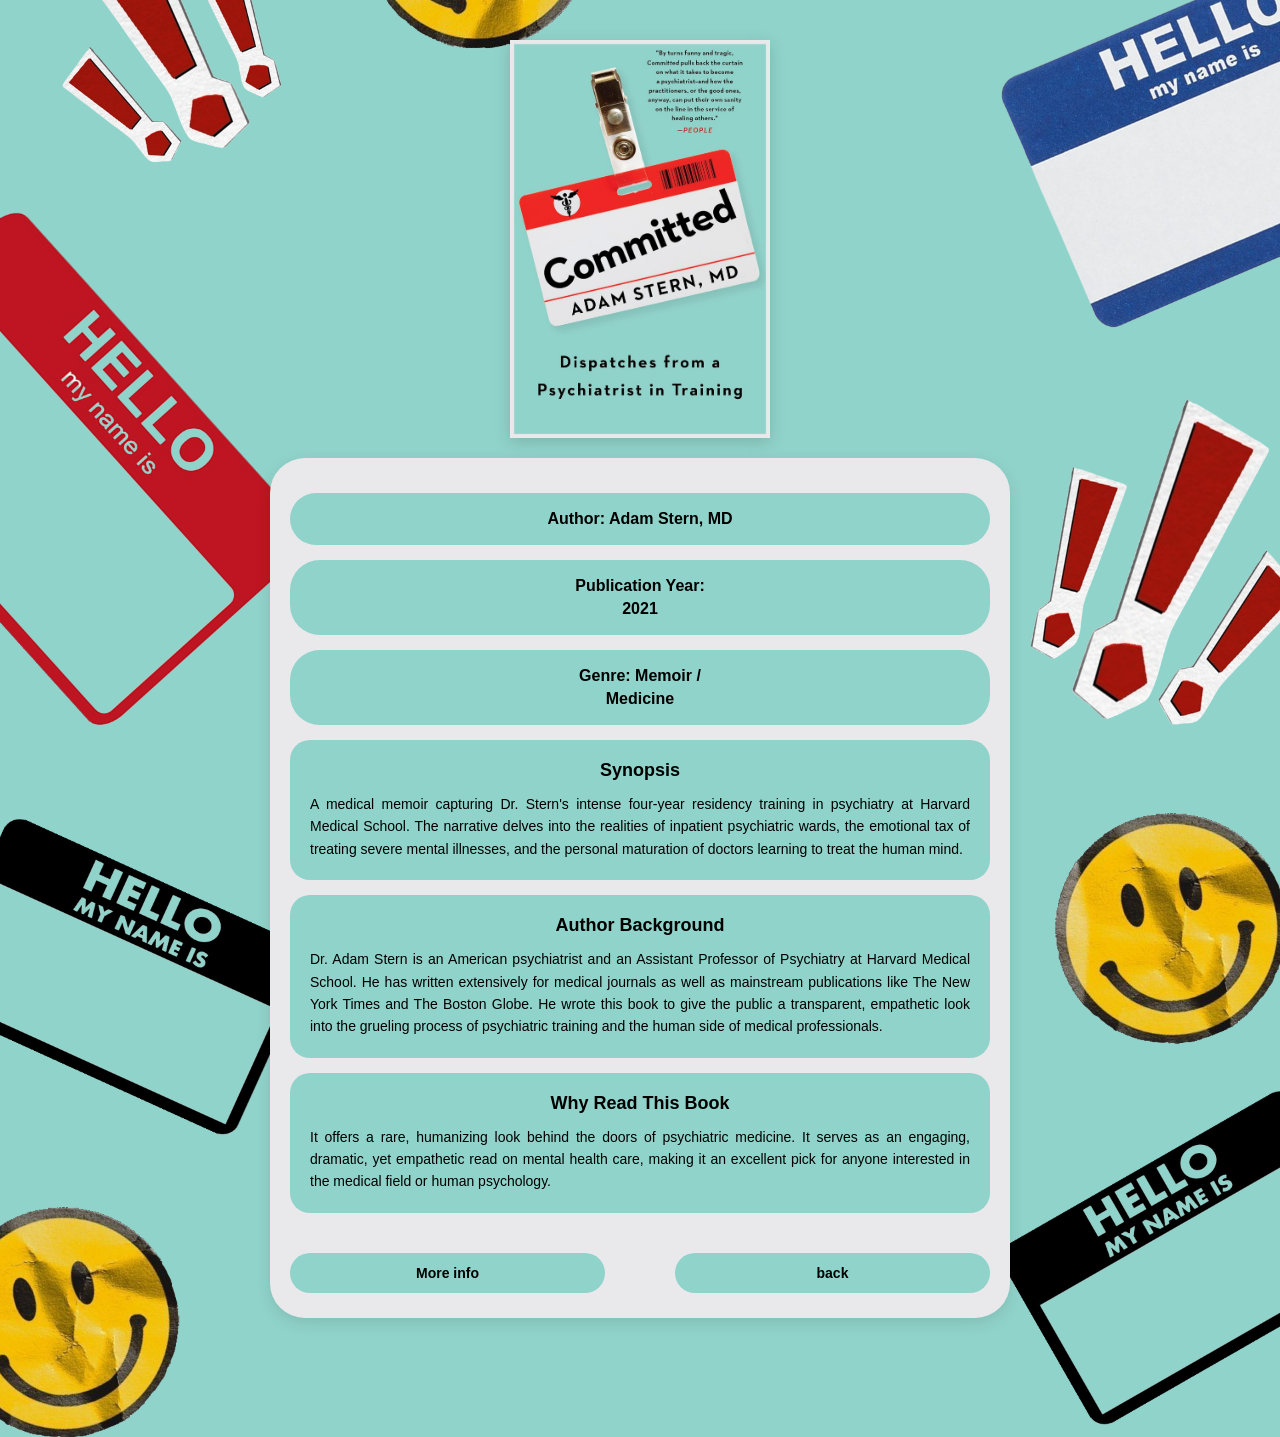
<file: p8.html>
<!DOCTYPE html>
<html lang="ms">
<head>
    <meta charset="UTF-8">
    <meta name="viewport" content="width=device-width, initial-scale=1.0">
    <title>Atomic Habits - Book Info</title>
<link href="css/style8.css" rel="stylesheet" type="text/css">
</head>
<body>

    <img src="img/f8.png" alt="Hiasan latar belakang" class="f1-bg">

<div class="main-container">
        
        <div class="book-container">
            <img src="img/book8.png" alt="Buku Atomic Habits" class="book-cover">
        </div>

        <div class="info-panel">
            
            <div class="info-pill">
                <strong>Author: Adam Stern, MD</strong>
            </div>
            
          <div class="info-pill">
                <strong>Publication Year:<br> 2021</strong>
            </div>
            
            <div class="info-pill">
                <strong>Genre: Memoir
                                     /<br>Medicine</strong>
            </div>

            <div class="info-card">
                <h3>Synopsis</h3>
                <p>A medical memoir capturing Dr. Stern's intense four-year residency training in psychiatry at Harvard Medical School. The narrative delves into the realities of inpatient psychiatric wards, the emotional tax of treating severe mental illnesses, and the personal maturation of doctors learning to treat the human mind.</p>
            </div>

            <div class="info-card">
                <h3>Author Background</h3>
                <p>Dr. Adam Stern is an American psychiatrist and an Assistant Professor of Psychiatry at Harvard Medical School. He has written extensively for medical journals as well as mainstream publications like The New York Times and The Boston Globe. He wrote this book to give the public a transparent, empathetic look into the grueling process of psychiatric training and the human side of medical professionals.</p>
            </div>

            <div class="info-card">
                <h3>Why Read This Book</h3>
                <p>It offers a rare, humanizing look behind the doors of psychiatric medicine. It serves as an engaging, dramatic, yet empathetic read on mental health care, making it an excellent pick for anyone interested in the medical field or human psychology.</p>
            </div>

          <div class="button-group">
          
            </div>
<div class="button-group">
    <a href="https://en.wikipedia.org/wiki/Committed" class="nav-button">More info</a>
    
    <a href="index.html" class="nav-button">back</a>
</div>
        </div>
    </div>

</body>
</html>
</file>
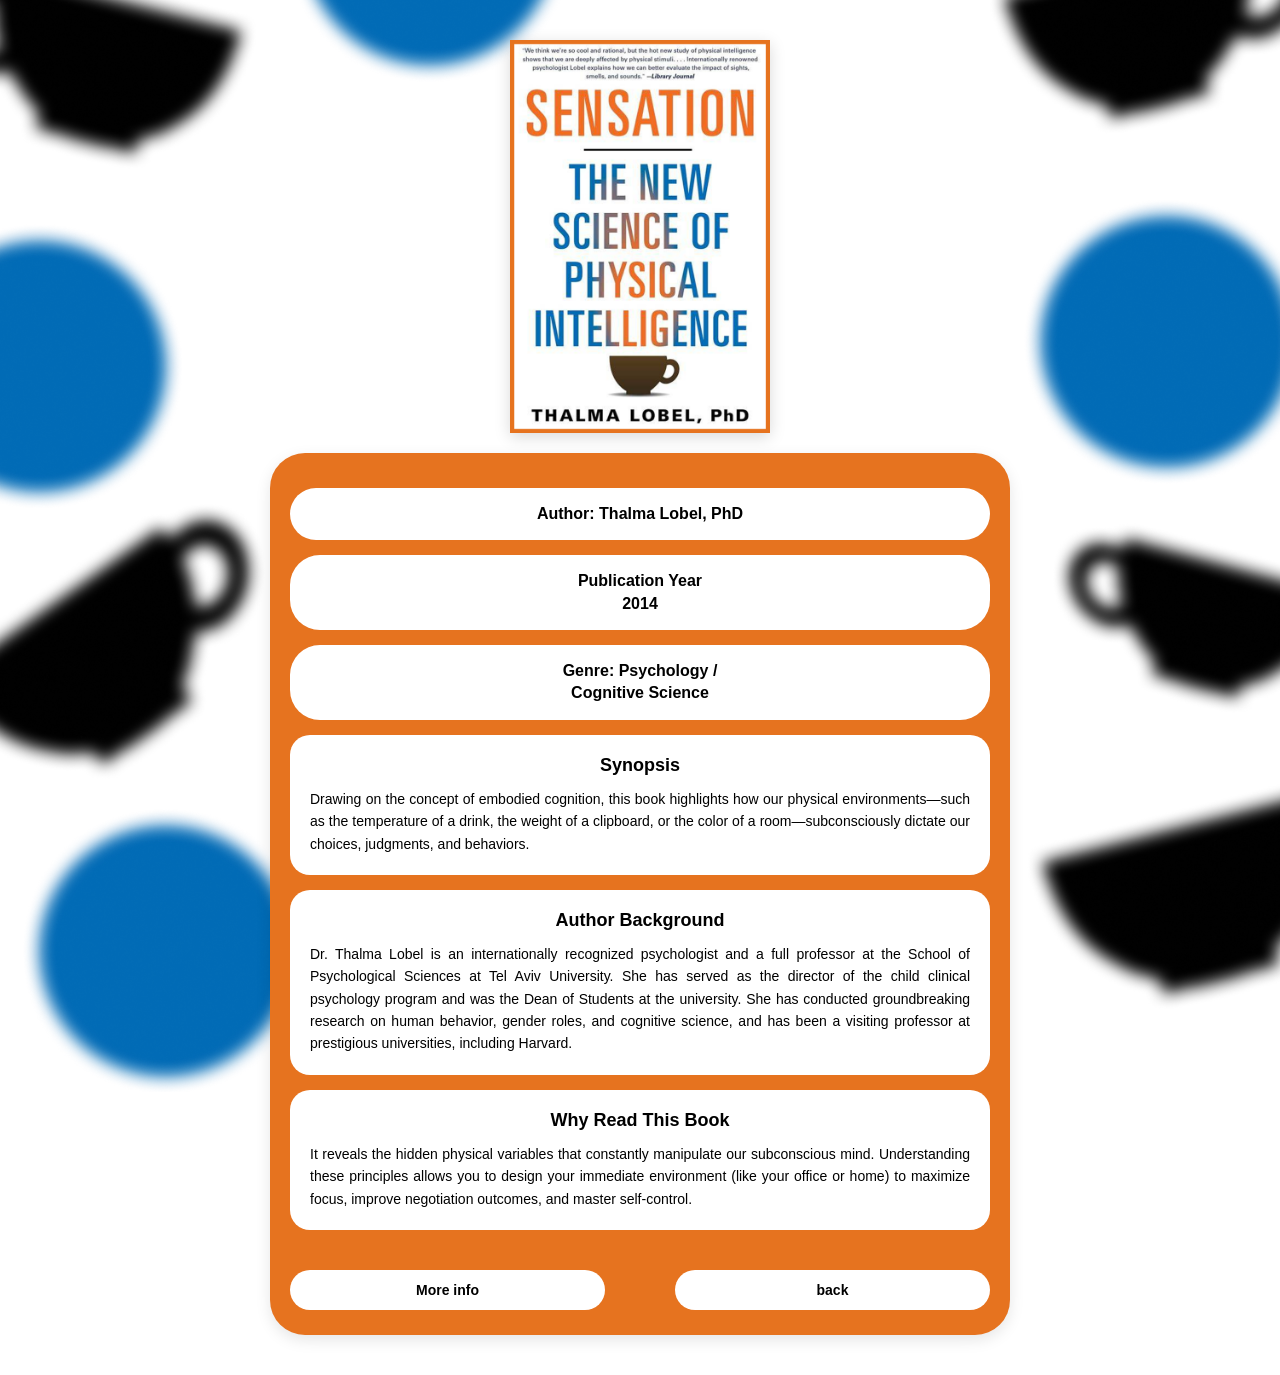
<file: p9.html>
<!DOCTYPE html>
<html lang="ms">
<head>
    <meta charset="UTF-8">
    <meta name="viewport" content="width=device-width, initial-scale=1.0">
    <title>Atomic Habits - Book Info</title>
<link href="css/style9.css" rel="stylesheet" type="text/css">
</head>
<body>

    <img src="img/f9.png" alt="Hiasan latar belakang" class="f1-bg">

<div class="main-container">
        
        <div class="book-container">
            <img src="img/book9.png" alt="Buku Atomic Habits" class="book-cover">
        </div>

        <div class="info-panel">
            
            <div class="info-pill">
                <strong>Author: Thalma Lobel, PhD</strong>
            </div>
            
          <div class="info-pill">
                <strong>Publication Year<br>2014</strong>
            </div>
            
            <div class="info-pill">
                <strong>Genre: Psychology /<br>Cognitive Science</strong>
            </div>

            <div class="info-card">
                <h3>Synopsis</h3>
                <p>Drawing on the concept of embodied cognition, this book highlights how our physical environments—such as the temperature of a drink, the weight of a clipboard, or the color of a room—subconsciously dictate our choices, judgments, and behaviors.</p>
            </div>

            <div class="info-card">
                <h3>Author Background</h3>
                <p>Dr. Thalma Lobel is an internationally recognized psychologist and a full professor at the School of Psychological Sciences at Tel Aviv University. She has served as the director of the child clinical psychology program and was the Dean of Students at the university. She has conducted groundbreaking research on human behavior, gender roles, and cognitive science, and has been a visiting professor at prestigious universities, including Harvard.</p>
            </div>

            <div class="info-card">
                <h3>Why Read This Book</h3>
                <p>It reveals the hidden physical variables that constantly manipulate our subconscious mind. Understanding these principles allows you to design your immediate environment (like your office or home) to maximize focus, improve negotiation outcomes, and master self-control.</p>
            </div>

          <div class="button-group">
          
            </div>
<div class="button-group">
    <a href="https://en.wikipedia.org/wiki/Sensation" class="nav-button">More info</a>
    
    <a href="index.html" class="nav-button">back</a>
</div>
        </div>
    </div>

</body>
</html>
</file>
<file: css/style.css>
/* --- Latar Belakang & Asas --- */
body {
    font-family: Arial, sans-serif;
    margin: 0;
    padding: 0;
    display: flex;
    flex-direction: column;
    align-items: center;
}

.main-menu-bg {
    background-color: #F6F6EC;
}

/* --- Main Menu --- */
.header {
    text-align: center;
    margin-top: 40px;
    margin-bottom: 40px;
}

.header h1 {
    font-weight: normal;
    font-size: 2.5em;
    letter-spacing: 2px;
}

.subtitle-box {
    background-color: #b1b099;
    padding: 10px 40px;
    display: inline-block;
    margin-top: 10px;
}

.book-grid {
    display: grid;
    grid-template-columns: repeat(3, 1fr);
    gap: 40px;
    max-width: 1000px;
    margin-bottom: 50px;
}

.book-grid img {
    width: 250px;
    box-shadow: 0 4px 8px rgba(0,0,0,0.1);
    transition: transform 0.3s;
}

.book-grid img:hover {
    transform: scale(1.05);
}

/* --- Halaman Buku (p1 hingga p9) --- */
.book-page {
    position: relative;
    width: 100%;
    min-height: 100vh;
    display: flex;
    justify-content: center;
    padding: 50px 0;
}

/* Tetapan Tema Warna Halaman */
.theme-p1 { background-color: #e9dbce; --bg-color: #e9dbce; } /* Warna coklat cair p1 */
.theme-p2 { background-color: #ff5722; --bg-color: #ff5722; } /* Oren p2 */
/* Anda boleh tambah .theme-p3 hingga .theme-p9 dengan kod warna masing-masing */

.content-container {
    background-color: transparent;
    max-width: 500px;
    z-index: 10;
    display: flex;
    flex-direction: column;
    align-items: center;
}

.cover-image {
    width: 250px;
    margin-bottom: 20px;
    box-shadow: 0px 4px 10px rgba(0,0,0,0.2);
}

.info-box {
    background-color: rgba(255, 255, 255, 0.6);
    width: 100%;
    padding: 15px;
    margin-bottom: 10px;
    border-radius: 15px;
    text-align: center;
}

.info-box.large {
    text-align: left;
    font-size: 14px;
    line-height: 1.5;
}

/* --- Elemen Hiasan (f1 hingga f9) --- */
.decoration {
    position: absolute;
    z-index: 1;
}

.f1 {
    /* Ini adalah letak duduk untuk corak kotak p1 */
    background-image: url('f1.png');
    background-repeat: repeat;
    width: 100%;
    height: 100%;
    opacity: 0.5;
}

/* --- Butang (Back & More Info) --- */
.button-group {
    display: flex;
    justify-content: space-between;
    width: 100%;
    margin-top: 20px;
}

.btn {
    background-color: #fff;
    color: #000;
    padding: 10px 30px;
    text-decoration: none;
    border: none;
    border-radius: 20px;
    font-weight: bold;
    cursor: pointer;
    transition: all 0.3s ease;
}

/* Arahan: Tukar warna teks ikut latar belakang */
.btn:hover {
    color: var(--bg-color); /* Memanggil pembolehubah warna tema latar belakang */
    background-color: #333; /* Supaya teks yang berubah warna masih boleh dibaca */
}
</file>
<file: css/style1.css>
/* Tetapan Asas */
* {
    box-sizing: border-box;
    margin: 0;
    padding: 0;
    font-family: Arial, sans-serif;
}

body {
    background-color: #F6F6EC; /* Warna latar paling belakang (putih kekuningan) */
    display: flex;
    justify-content: center;
    position: relative;
    min-height: 100vh;
    overflow-x: hidden;
}

/* Tetapan Imej f1 (Kotak-kotak banyak) */
.f1-bg {
    position: absolute;
    top: -100px;
    left: 0;
    width: 100%;
    height: 1;
    object-fit: cover; /* Untuk pastikan imej memenuhi ruang jika ia besar */
    z-index: -1; /* Meletakkan imej f1 di belakang objek lain */
}

/* Bekas Utama */
.main-container {
    width: 100%;
    max-width: 780px; /* Saiz ideal untuk paparan menegak/telefon */
    padding: 40px 20px;
    display: flex;
    flex-direction: column;
    align-items: center;
    z-index: 1;
}

/* Bahagian Gambar Buku (book1) */
.book-container {
    margin-bottom: 20px; /* Tarik sedikit ke bawah supaya rapat dengan kotak info */
    z-index: 2;
}

.book-cover {
    width: 260px;
    display: block;
    box-shadow: 0px 4px 15px rgba(0,0,0,0.15); /* Kesan bayang pada buku */
}

/* Panel Coklat Utama */
.info-panel {
    background-color: #dcb388;
    width: 100%;
    border-radius: 35px;
    padding: 35px 20px 25px 20px;
    display: flex;
    flex-direction: column;
    gap: 15px; /* Jarak antara kotak-kotak kecil */
    box-shadow: 0px 5px 15px rgba(0,0,0,0.1);
}

/* Bentuk Pil (Author, Year, Genre) */
.info-pill {
    background-color: #f7f3e8;
    text-align: center;
    padding: 15px 20px;
    border-radius: 30px;
    font-size: 16px;
    color: #000;
    line-height: 1.4;
}

/* Bentuk Kad (Synopsis, Background, Why Read) */
.info-card {
    background-color: #f7f3e8;
    border-radius: 20px;
    padding: 20px;
    color: #000;
}

.info-card h3 {
    text-align: center;
    margin-bottom: 12px;
    font-size: 18px;
    font-weight: bold;
}

.info-card p {
    font-size: 14px;
    line-height: 1.6;
    text-align: justify;
    font-weight: 500;
}

/* Kumpulan Butang */
.button-group {
    display: flex;
    justify-content: space-between;
    margin-top: 5px;
}

.nav-button {
    background-color: #f7f3e8;
    border: none;
    padding: 12px 30px;
    border-radius: 25px;
    font-weight: bold;
    font-size: 14px;
    cursor: pointer;
    width: 45%;
    transition: background-color 0.2s ease;
}

/* Kumpulan Butang */
.button-group {
    display: flex;
    justify-content: space-between;
    margin-top: 5px;
}

/* Mengubah suai tag <a> supaya kelihatan seperti butang */
.nav-button {
    background-color: #f7f3e8; /* Warna latar asal (krim) */
    color: #000000; /* Warna teks asal (hitam) */
    text-decoration: none; /* Membuang garis bawah (underline) pada pautan */
    display: inline-block; /* Supaya tetapan saiz & padding berfungsi dengan baik */
    text-align: center;
    padding: 12px 0;
    border-radius: 25px;
    font-weight: bold;
    font-size: 14px;
    width: 45%;
    transition: background-color 0.3s ease, color 0.3s ease; /* Kesan animasi pertukaran warna yang lancar */
}

/* Apabila tetikus (mouse) berada di atas butang (Hover effect) */
.nav-button:hover {
    background-color: #E2C192; /* Menukarkan warna background kepada coklat gelap */
    color: #f7f3e8; /* Menukarkan warna teks kepada warna krim untuk kontras */
}
</file>
<file: css/style2.css>
/* Tetapan Asas */
* {
    box-sizing: border-box;
    margin: 0;
    padding: 0;
    font-family: Arial, sans-serif;
}

body {
    background-color: #FC4F00; /* Warna latar paling belakang (putih kekuningan) */
    display: flex;
    justify-content: center;
    position: relative;
    min-height: 100vh;
    overflow-x: hidden;
}

/* Tetapan Imej f1 (Kotak-kotak banyak) */
.f1-bg {
    position: absolute;
    top: -100px;
    left: 0;
    width: 100%;
    height: 1;
    object-fit: cover; /* Untuk pastikan imej memenuhi ruang jika ia besar */
    z-index: -1; /* Meletakkan imej f1 di belakang objek lain */
}

/* Bekas Utama */
.main-container {
    width: 100%;
    max-width: 780px; /* Saiz ideal untuk paparan menegak/telefon */
    padding: 40px 20px;
    display: flex;
    flex-direction: column;
    align-items: center;
    z-index: 1;
}

/* Bahagian Gambar Buku (book1) */
.book-container {
    margin-bottom: 20px; /* Tarik sedikit ke bawah supaya rapat dengan kotak info */
    z-index: 2;
}

.book-cover {
    width: 260px;
    display: block;
    box-shadow: 0px 4px 15px rgba(0,0,0,0.15); /* Kesan bayang pada buku */
}

/* Panel Coklat Utama */
.info-panel {
    background-color: #fff;
    width: 100%;
    border-radius: 35px;
    padding: 35px 20px 25px 20px;
    display: flex;
    flex-direction: column;
    gap: 15px; /* Jarak antara kotak-kotak kecil */
    box-shadow: 0px 5px 15px rgba(0,0,0,0.1);
}

/* Bentuk Pil (Author, Year, Genre) */
.info-pill {
    background-color: #FC4F00;
    text-align: center;
    padding: 15px 20px;
    border-radius: 30px;
    font-size: 16px;
    color: #000;
    line-height: 1.4;
}

/* Bentuk Kad (Synopsis, Background, Why Read) */
.info-card {
    background-color: #FC4F00;
    border-radius: 20px;
    padding: 20px;
    color: #000;
}

.info-card h3 {
    text-align: center;
    margin-bottom: 12px;
    font-size: 18px;
    font-weight: bold;
}

.info-card p {
    font-size: 14px;
    line-height: 1.6;
    text-align: justify;
    font-weight: 500;
}

/* Kumpulan Butang */
.button-group {
    display: flex;
    justify-content: space-between;
    margin-top: 5px;
}

.nav-button {
    background-color: #FC4F00;
    border: none;
    padding: 12px 30px;
    border-radius: 25px;
    font-weight: bold;
    font-size: 14px;
    cursor: pointer;
    width: 45%;
    transition: background-color 0.2s ease;
}

/* Kumpulan Butang */
.button-group {
    display: flex;
    justify-content: space-between;
    margin-top: 5px;
}

/* Mengubah suai tag <a> supaya kelihatan seperti butang */
.nav-button {
    background-color: #FC4F00; /* Warna latar asal (krim) */
    color: #000000; /* Warna teks asal (hitam) */
    text-decoration: none; /* Membuang garis bawah (underline) pada pautan */
    display: inline-block; /* Supaya tetapan saiz & padding berfungsi dengan baik */
    text-align: center;
    padding: 12px 0;
    border-radius: 25px;
    font-weight: bold;
    font-size: 14px;
    width: 45%;
    transition: background-color 0.3s ease, color 0.3s ease; /* Kesan animasi pertukaran warna yang lancar */
}

/* Apabila tetikus (mouse) berada di atas butang (Hover effect) */
.nav-button:hover {
    background-color: #fff; /* Menukarkan warna background kepada coklat gelap */
    color: #FC4F00; /* Menukarkan warna teks kepada warna krim untuk kontras */
}
</file>
<file: css/style3.css>
/* Tetapan Asas */
* {
    box-sizing: border-box;
    margin: 0;
    padding: 0;
    font-family: Arial, sans-serif;
}

body {
    background-color: #EBE9D9; /* Warna latar paling belakang (putih kekuningan) */
    display: flex;
    justify-content: center;
    position: relative;
    min-height: 100vh;
    overflow-x: hidden;
}

/* Tetapan Imej f1 (Kotak-kotak banyak) */
.f1-bg {
    position: absolute;
    top: -300px;
    left: 0;
    width: 100%;
    height: 1;
    object-fit: cover; /* Untuk pastikan imej memenuhi ruang jika ia besar */
    z-index: -1; /* Meletakkan imej f1 di belakang objek lain */
}

/* Bekas Utama */
.main-container {
    width: 100%;
    max-width: 780px; /* Saiz ideal untuk paparan menegak/telefon */
    padding: 40px 20px;
    display: flex;
    flex-direction: column;
    align-items: center;
    z-index: 1;
}

/* Bahagian Gambar Buku (book1) */
.book-container {
    margin-bottom: 20px; /* Tarik sedikit ke bawah supaya rapat dengan kotak info */
    z-index: 2;
}

.book-cover {
    width: 260px;
    display: block;
    box-shadow: 0px 4px 15px rgba(0,0,0,0.15); /* Kesan bayang pada buku */
}

/* Panel Coklat Utama */
.info-panel {
    background-color: #E2C192;
    width: 100%;
    border-radius: 35px;
    padding: 35px 20px 25px 20px;
    display: flex;
    flex-direction: column;
    gap: 15px; /* Jarak antara kotak-kotak kecil */
    box-shadow: 0px 5px 15px rgba(0,0,0,0.1);
}

/* Bentuk Pil (Author, Year, Genre) */
.info-pill {
    background-color: #FAF7E6;
    text-align: center;
    padding: 15px 20px;
    border-radius: 30px;
    font-size: 16px;
    color: #000;
    line-height: 1.4;
}

/* Bentuk Kad (Synopsis, Background, Why Read) */
.info-card {
    background-color: #FAF7E6;
    border-radius: 20px;
    padding: 20px;
    color: #000;
}

.info-card h3 {
    text-align: center;
    margin-bottom: 12px;
    font-size: 18px;
    font-weight: bold;
}

.info-card p {
    font-size: 14px;
    line-height: 1.6;
    text-align: justify;
    font-weight: 500;
}

/* Kumpulan Butang */
.button-group {
    display: flex;
    justify-content: space-between;
    margin-top: 5px;
}

.nav-button {
    background-color: #FAF7E6;
    border: none;
    padding: 12px 30px;
    border-radius: 25px;
    font-weight: bold;
    font-size: 14px;
    cursor: pointer;
    width: 45%;
    transition: background-color 0.2s ease;
}

/* Kumpulan Butang */
.button-group {
    display: flex;
    justify-content: space-between;
    margin-top: 5px;
}

/* Mengubah suai tag <a> supaya kelihatan seperti butang */
.nav-button {
    background-color: #FAF7E6; /* Warna latar asal (krim) */
    color: #000000; /* Warna teks asal (hitam) */
    text-decoration: none; /* Membuang garis bawah (underline) pada pautan */
    display: inline-block; /* Supaya tetapan saiz & padding berfungsi dengan baik */
    text-align: center;
    padding: 12px 0;
    border-radius: 25px;
    font-weight: bold;
    font-size: 14px;
    width: 45%;
    transition: background-color 0.3s ease, color 0.3s ease; /* Kesan animasi pertukaran warna yang lancar */
}

/* Apabila tetikus (mouse) berada di atas butang (Hover effect) */
.nav-button:hover {
    background-color: #E2C192; /* Menukarkan warna background kepada coklat gelap */
    color: #FAF7E6; /* Menukarkan warna teks kepada warna krim untuk kontras */
}
</file>
<file: css/style4.css>
/* Tetapan Asas */
* {
    box-sizing: border-box;
    margin: 0;
    padding: 0;
    font-family: Arial, sans-serif;
}

body {
    background-color: #D7EAF1; /* Warna latar paling belakang (putih kekuningan) */
    display: flex;
    justify-content: center;
    position: relative;
    min-height: 100vh;
    overflow-x: hidden;
}

/* Tetapan Imej f1 (Kotak-kotak banyak) */
.f1-bg {
    position: absolute;
    top: -100px;
    left: 0;
    width: 100%;
    height: 1;
    object-fit: cover; /* Untuk pastikan imej memenuhi ruang jika ia besar */
    z-index: -1; /* Meletakkan imej f1 di belakang objek lain */
}

/* Bekas Utama */
.main-container {
    width: 100%;
    max-width: 780px; /* Saiz ideal untuk paparan menegak/telefon */
    padding: 40px 20px;
    display: flex;
    flex-direction: column;
    align-items: center;
    z-index: 1;
}

/* Bahagian Gambar Buku (book1) */
.book-container {
    margin-bottom: 20px; /* Tarik sedikit ke bawah supaya rapat dengan kotak info */
    z-index: 2;
}

.book-cover {
    width: 260px;
    display: block;
    box-shadow: 0px 4px 15px rgba(0,0,0,0.15); /* Kesan bayang pada buku */
}

/* Panel Coklat Utama */
.info-panel {
    background-color: #FEFEFE;
    width: 100%;
    border-radius: 35px;
    padding: 35px 20px 25px 20px;
    display: flex;
    flex-direction: column;
    gap: 15px; /* Jarak antara kotak-kotak kecil */
    box-shadow: 0px 5px 15px rgba(0,0,0,0.1);
}

/* Bentuk Pil (Author, Year, Genre) */
.info-pill {
    background-color: #D7EAF1;
    text-align: center;
    padding: 15px 20px;
    border-radius: 30px;
    font-size: 16px;
    color: #000;
    line-height: 1.4;
}

/* Bentuk Kad (Synopsis, Background, Why Read) */
.info-card {
    background-color: #D7EAF1;
    border-radius: 20px;
    padding: 20px;
    color: #000;
}

.info-card h3 {
    text-align: center;
    margin-bottom: 12px;
    font-size: 18px;
    font-weight: bold;
}

.info-card p {
    font-size: 14px;
    line-height: 1.6;
    text-align: justify;
    font-weight: 500;
}

/* Kumpulan Butang */
.button-group {
    display: flex;
    justify-content: space-between;
    margin-top: 5px;
}

.nav-button {
    background-color: #D7EAF1;
    border: none;
    padding: 12px 30px;
    border-radius: 25px;
    font-weight: bold;
    font-size: 14px;
    cursor: pointer;
    width: 45%;
    transition: background-color 0.2s ease;
}

/* Kumpulan Butang */
.button-group {
    display: flex;
    justify-content: space-between;
    margin-top: 5px;
}

/* Mengubah suai tag <a> supaya kelihatan seperti butang */
.nav-button {
    background-color: #D7EAF1; /* Warna latar asal (krim) */
    color: #000000; /* Warna teks asal (hitam) */
    text-decoration: none; /* Membuang garis bawah (underline) pada pautan */
    display: inline-block; /* Supaya tetapan saiz & padding berfungsi dengan baik */
    text-align: center;
    padding: 12px 0;
    border-radius: 25px;
    font-weight: bold;
    font-size: 14px;
    width: 45%;
    transition: background-color 0.3s ease, color 0.3s ease; /* Kesan animasi pertukaran warna yang lancar */
}

/* Apabila tetikus (mouse) berada di atas butang (Hover effect) */
.nav-button:hover {
    background-color: #FEFEFE; /* Menukarkan warna background kepada coklat gelap */
    color: #D7EAF1; /* Menukarkan warna teks kepada warna krim untuk kontras */
}
</file>
<file: css/style5.css>
/* Tetapan Asas */
* {
    box-sizing: border-box;
    margin: 0;
    padding: 0;
    font-family: Arial, sans-serif;
}

body {
    background-color: #9A79B0; /* Warna latar paling belakang (putih kekuningan) */
    display: flex;
    justify-content: center;
    position: relative;
    min-height: 100vh;
    overflow-x: hidden;
}

/* Tetapan Imej f1 (Kotak-kotak banyak) */
.f1-bg {
    position: absolute;
    top: -100px;
    left: 0;
    width: 100%;
    height: 1;
    object-fit: cover; /* Untuk pastikan imej memenuhi ruang jika ia besar */
    z-index: -1; /* Meletakkan imej f1 di belakang objek lain */
}

/* Bekas Utama */
.main-container {
    width: 100%;
    max-width: 780px; /* Saiz ideal untuk paparan menegak/telefon */
    padding: 40px 20px;
    display: flex;
    flex-direction: column;
    align-items: center;
    z-index: 1;
}

/* Bahagian Gambar Buku (book1) */
.book-container {
    margin-bottom: 20px; /* Tarik sedikit ke bawah supaya rapat dengan kotak info */
    z-index: 2;
}

.book-cover {
    width: 260px;
    display: block;
    box-shadow: 0px 4px 15px rgba(0,0,0,0.15); /* Kesan bayang pada buku */
}

/* Panel Coklat Utama */
.info-panel {
    background-color: #E9DF66;
    width: 100%;
    border-radius: 35px;
    padding: 35px 20px 25px 20px;
    display: flex;
    flex-direction: column;
    gap: 15px; /* Jarak antara kotak-kotak kecil */
    box-shadow: 0px 5px 15px rgba(0,0,0,0.1);
}

/* Bentuk Pil (Author, Year, Genre) */
.info-pill {
    background-color: #9A79B0;
    text-align: center;
    padding: 15px 20px;
    border-radius: 30px;
    font-size: 16px;
    color: #000;
    line-height: 1.4;
}

/* Bentuk Kad (Synopsis, Background, Why Read) */
.info-card {
    background-color: #9A79B0;
    border-radius: 20px;
    padding: 20px;
    color: #000;
}

.info-card h3 {
    text-align: center;
    margin-bottom: 12px;
    font-size: 18px;
    font-weight: bold;
}

.info-card p {
    font-size: 14px;
    line-height: 1.6;
    text-align: justify;
    font-weight: 500;
}

/* Kumpulan Butang */
.button-group {
    display: flex;
    justify-content: space-between;
    margin-top: 5px;
}

.nav-button {
    background-color: #9A79B0;
    border: none;
    padding: 12px 30px;
    border-radius: 25px;
    font-weight: bold;
    font-size: 14px;
    cursor: pointer;
    width: 45%;
    transition: background-color 0.2s ease;
}

/* Kumpulan Butang */
.button-group {
    display: flex;
    justify-content: space-between;
    margin-top: 5px;
}

/* Mengubah suai tag <a> supaya kelihatan seperti butang */
.nav-button {
    background-color: #9A79B0; /* Warna latar asal (krim) */
    color: #000000; /* Warna teks asal (hitam) */
    text-decoration: none; /* Membuang garis bawah (underline) pada pautan */
    display: inline-block; /* Supaya tetapan saiz & padding berfungsi dengan baik */
    text-align: center;
    padding: 12px 0;
    border-radius: 25px;
    font-weight: bold;
    font-size: 14px;
    width: 45%;
    transition: background-color 0.3s ease, color 0.3s ease; /* Kesan animasi pertukaran warna yang lancar */
}

/* Apabila tetikus (mouse) berada di atas butang (Hover effect) */
.nav-button:hover {
    background-color: #E9DF66; /* Menukarkan warna background kepada coklat gelap */
    color: #9A79B0; /* Menukarkan warna teks kepada warna krim untuk kontras */
}
</file>
<file: css/style6.css>
/* Tetapan Asas */
* {
    box-sizing: border-box;
    margin: 0;
    padding: 0;
    font-family: Arial, sans-serif;
}

body {
    background-color: #DADADA; /* Warna latar paling belakang (putih kekuningan) */
    display: flex;
    justify-content: center;
    position: relative;
    min-height: 100vh;
    overflow-x: hidden;
}

/* Tetapan Imej f1 (Kotak-kotak banyak) */
.f1-bg {
    position: absolute;
    top: -100px;
    left: 0;
    width: 100%;
    height: 1;
    object-fit: cover; /* Untuk pastikan imej memenuhi ruang jika ia besar */
    z-index: -1; /* Meletakkan imej f1 di belakang objek lain */
}

/* Bekas Utama */
.main-container {
    width: 100%;
    max-width: 780px; /* Saiz ideal untuk paparan menegak/telefon */
    padding: 40px 20px;
    display: flex;
    flex-direction: column;
    align-items: center;
    z-index: 1;
}

/* Bahagian Gambar Buku (book1) */
.book-container {
    margin-bottom: 20px; /* Tarik sedikit ke bawah supaya rapat dengan kotak info */
    z-index: 2;
}

.book-cover {
    width: 260px;
    display: block;
    box-shadow: 0px 4px 15px rgba(0,0,0,0.15); /* Kesan bayang pada buku */
}

/* Panel Coklat Utama */
.info-panel {
    background-color: #8D8D8D;
    width: 100%;
    border-radius: 35px;
    padding: 35px 20px 25px 20px;
    display: flex;
    flex-direction: column;
    gap: 15px; /* Jarak antara kotak-kotak kecil */
    box-shadow: 0px 5px 15px rgba(0,0,0,0.1);
}

/* Bentuk Pil (Author, Year, Genre) */
.info-pill {
    background-color: #DADADA;
    text-align: center;
    padding: 15px 20px;
    border-radius: 30px;
    font-size: 16px;
    color: #000;
    line-height: 1.4;
}

/* Bentuk Kad (Synopsis, Background, Why Read) */
.info-card {
    background-color: #DADADA;
    border-radius: 20px;
    padding: 20px;
    color: #000;
}

.info-card h3 {
    text-align: center;
    margin-bottom: 12px;
    font-size: 18px;
    font-weight: bold;
}

.info-card p {
    font-size: 14px;
    line-height: 1.6;
    text-align: justify;
    font-weight: 500;
}

/* Kumpulan Butang */
.button-group {
    display: flex;
    justify-content: space-between;
    margin-top: 5px;
}

.nav-button {
    background-color: #DADADA;
    border: none;
    padding: 12px 30px;
    border-radius: 25px;
    font-weight: bold;
    font-size: 14px;
    cursor: pointer;
    width: 45%;
    transition: background-color 0.2s ease;
}

/* Kumpulan Butang */
.button-group {
    display: flex;
    justify-content: space-between;
    margin-top: 5px;
}

/* Mengubah suai tag <a> supaya kelihatan seperti butang */
.nav-button {
    background-color: #DADADA; /* Warna latar asal (krim) */
    color: #000000; /* Warna teks asal (hitam) */
    text-decoration: none; /* Membuang garis bawah (underline) pada pautan */
    display: inline-block; /* Supaya tetapan saiz & padding berfungsi dengan baik */
    text-align: center;
    padding: 12px 0;
    border-radius: 25px;
    font-weight: bold;
    font-size: 14px;
    width: 45%;
    transition: background-color 0.3s ease, color 0.3s ease; /* Kesan animasi pertukaran warna yang lancar */
}

/* Apabila tetikus (mouse) berada di atas butang (Hover effect) */
.nav-button:hover {
    background-color: #8D8D8D; /* Menukarkan warna background kepada coklat gelap */
    color: #DADADA; /* Menukarkan warna teks kepada warna krim untuk kontras */
}
</file>
<file: css/style7.css>
/* Tetapan Asas */
* {
    box-sizing: border-box;
    margin: 0;
    padding: 0;
    font-family: Arial, sans-serif;
}

body {
    background-color: #FFFFFF; /* Warna latar paling belakang (putih kekuningan) */
    display: flex;
    justify-content: center;
    position: relative;
    min-height: 100vh;
    overflow-x: hidden;
}

/* Tetapan Imej f1 (Kotak-kotak banyak) */
.f1-bg {
    position: absolute;
    top: -200;
    left: 0;
    width: 100%;
    height: 1;
    object-fit: cover; /* Untuk pastikan imej memenuhi ruang jika ia besar */
    z-index: -1; /* Meletakkan imej f1 di belakang objek lain */
}

/* Bekas Utama */
.main-container {
    width: 100%;
    max-width: 780px; /* Saiz ideal untuk paparan menegak/telefon */
    padding: 40px 20px;
    display: flex;
    flex-direction: column;
    align-items: center;
    z-index: 1;
}

/* Bahagian Gambar Buku (book1) */
.book-container {
    margin-bottom: 20px; /* Tarik sedikit ke bawah supaya rapat dengan kotak info */
    z-index: 2;
}

.book-cover {
    width: 260px;
    display: block;
    box-shadow: 0px 4px 15px rgba(0,0,0,0.15); /* Kesan bayang pada buku */
}

/* Panel Coklat Utama */
.info-panel {
    background-color: #EBF5EB;
    width: 100%;
    border-radius: 35px;
    padding: 35px 20px 25px 20px;
    display: flex;
    flex-direction: column;
    gap: 15px; /* Jarak antara kotak-kotak kecil */
    box-shadow: 0px 5px 15px rgba(0,0,0,0.1);
}

/* Bentuk Pil (Author, Year, Genre) */
.info-pill {
    background-color: #FFFFFF;
    text-align: center;
    padding: 15px 20px;
    border-radius: 30px;
    font-size: 16px;
    color: #000;
    line-height: 1.4;
}

/* Bentuk Kad (Synopsis, Background, Why Read) */
.info-card {
    background-color: #FFFFFF;
    border-radius: 20px;
    padding: 20px;
    color: #000;
}

.info-card h3 {
    text-align: center;
    margin-bottom: 12px;
    font-size: 18px;
    font-weight: bold;
}

.info-card p {
    font-size: 14px;
    line-height: 1.6;
    text-align: justify;
    font-weight: 500;
}

/* Kumpulan Butang */
.button-group {
    display: flex;
    justify-content: space-between;
    margin-top: 5px;
}

.nav-button {
    background-color: #FFFFFF;
    border: none;
    padding: 12px 30px;
    border-radius: 25px;
    font-weight: bold;
    font-size: 14px;
    cursor: pointer;
    width: 45%;
    transition: background-color 0.2s ease;
}

/* Kumpulan Butang */
.button-group {
    display: flex;
    justify-content: space-between;
    margin-top: 5px;
}

/* Mengubah suai tag <a> supaya kelihatan seperti butang */
.nav-button {
    background-color: #FFFFFF; /* Warna latar asal (krim) */
    color: #000000; /* Warna teks asal (hitam) */
    text-decoration: none; /* Membuang garis bawah (underline) pada pautan */
    display: inline-block; /* Supaya tetapan saiz & padding berfungsi dengan baik */
    text-align: center;
    padding: 12px 0;
    border-radius: 25px;
    font-weight: bold;
    font-size: 14px;
    width: 45%;
    transition: background-color 0.3s ease, color 0.3s ease; /* Kesan animasi pertukaran warna yang lancar */
}

/* Apabila tetikus (mouse) berada di atas butang (Hover effect) */
.nav-button:hover {
    background-color: #EBF5EB; /* Menukarkan warna background kepada coklat gelap */
    color: #fff; /* Menukarkan warna teks kepada warna krim untuk kontras */
}
</file>
<file: css/style8.css>
/* Tetapan Asas */
* {
    box-sizing: border-box;
    margin: 0;
    padding: 0;
    font-family: Arial, sans-serif;
}

body {
    background-color: #90D3CA; /* Warna latar paling belakang (putih kekuningan) */
    display: flex;
    justify-content: center;
    position: relative;
    min-height: 100vh;
    overflow-x: hidden;
}

/* Tetapan Imej f1 (Kotak-kotak banyak) */
.f1-bg {
    position: absolute;
    top: -100px;
    left: 0;
    width: 100%;
    height: 1;
    object-fit: cover; /* Untuk pastikan imej memenuhi ruang jika ia besar */
    z-index: -1; /* Meletakkan imej f1 di belakang objek lain */
}

/* Bekas Utama */
.main-container {
    width: 100%;
    max-width: 780px; /* Saiz ideal untuk paparan menegak/telefon */
    padding: 40px 20px;
    display: flex;
    flex-direction: column;
    align-items: center;
    z-index: 1;
}

/* Bahagian Gambar Buku (book1) */
.book-container {
    margin-bottom: 20px; /* Tarik sedikit ke bawah supaya rapat dengan kotak info */
    z-index: 2;
}

.book-cover {
    width: 260px;
    display: block;
    box-shadow: 0px 4px 15px rgba(0,0,0,0.15); /* Kesan bayang pada buku */
}

/* Panel Coklat Utama */
.info-panel {
    background-color: #E9E9EB;
    width: 100%;
    border-radius: 35px;
    padding: 35px 20px 25px 20px;
    display: flex;
    flex-direction: column;
    gap: 15px; /* Jarak antara kotak-kotak kecil */
    box-shadow: 0px 5px 15px rgba(0,0,0,0.1);
}

/* Bentuk Pil (Author, Year, Genre) */
.info-pill {
    background-color: #90D3CA;
    text-align: center;
    padding: 15px 20px;
    border-radius: 30px;
    font-size: 16px;
    color: #000;
    line-height: 1.4;
}

/* Bentuk Kad (Synopsis, Background, Why Read) */
.info-card {
    background-color: #90D3CA;
    border-radius: 20px;
    padding: 20px;
    color: #000;
}

.info-card h3 {
    text-align: center;
    margin-bottom: 12px;
    font-size: 18px;
    font-weight: bold;
}

.info-card p {
    font-size: 14px;
    line-height: 1.6;
    text-align: justify;
    font-weight: 500;
}

/* Kumpulan Butang */
.button-group {
    display: flex;
    justify-content: space-between;
    margin-top: 5px;
}

.nav-button {
    background-color: #90D3CA;
    border: none;
    padding: 12px 30px;
    border-radius: 25px;
    font-weight: bold;
    font-size: 14px;
    cursor: pointer;
    width: 45%;
    transition: background-color 0.2s ease;
}

/* Kumpulan Butang */
.button-group {
    display: flex;
    justify-content: space-between;
    margin-top: 5px;
}

/* Mengubah suai tag <a> supaya kelihatan seperti butang */
.nav-button {
    background-color: #90D3CA; /* Warna latar asal (krim) */
    color: #000000; /* Warna teks asal (hitam) */
    text-decoration: none; /* Membuang garis bawah (underline) pada pautan */
    display: inline-block; /* Supaya tetapan saiz & padding berfungsi dengan baik */
    text-align: center;
    padding: 12px 0;
    border-radius: 25px;
    font-weight: bold;
    font-size: 14px;
    width: 45%;
    transition: background-color 0.3s ease, color 0.3s ease; /* Kesan animasi pertukaran warna yang lancar */
}

/* Apabila tetikus (mouse) berada di atas butang (Hover effect) */
.nav-button:hover {
    background-color: #E9E9EB; /* Menukarkan warna background kepada coklat gelap */
    color: #90D3CA; /* Menukarkan warna teks kepada warna krim untuk kontras */
}
</file>
<file: css/style9.css>
/* Tetapan Asas */
* {
    box-sizing: border-box;
    margin: 0;
    padding: 0;
    font-family: Arial, sans-serif;
}

body {
    background-color: #fff; /* Warna latar paling belakang (putih kekuningan) */
    display: flex;
    justify-content: center;
    position: relative;
    min-height: 100vh;
    overflow-x: hidden;
}

/* Tetapan Imej f1 (Kotak-kotak banyak) */
.f1-bg {
    position: absolute;
    top: -100px;
    left: 0;
    width: 100%;
    height: 1;
    object-fit: cover; /* Untuk pastikan imej memenuhi ruang jika ia besar */
    z-index: -1; /* Meletakkan imej f1 di belakang objek lain */
}

/* Bekas Utama */
.main-container {
    width: 100%;
    max-width: 780px; /* Saiz ideal untuk paparan menegak/telefon */
    padding: 40px 20px;
    display: flex;
    flex-direction: column;
    align-items: center;
    z-index: 1;
}

/* Bahagian Gambar Buku (book1) */
.book-container {
    margin-bottom: 20px; /* Tarik sedikit ke bawah supaya rapat dengan kotak info */
    z-index: 2;
}

.book-cover {
    width: 260px;
    display: block;
    box-shadow: 0px 4px 15px rgba(0,0,0,0.15); /* Kesan bayang pada buku */
}

/* Panel Coklat Utama */
.info-panel {
    background-color: #E6731F;
    width: 100%;
    border-radius: 35px;
    padding: 35px 20px 25px 20px;
    display: flex;
    flex-direction: column;
    gap: 15px; /* Jarak antara kotak-kotak kecil */
    box-shadow: 0px 5px 15px rgba(0,0,0,0.1);
}

/* Bentuk Pil (Author, Year, Genre) */
.info-pill {
    background-color: #fff;
    text-align: center;
    padding: 15px 20px;
    border-radius: 30px;
    font-size: 16px;
    color: #000;
    line-height: 1.4;
}

/* Bentuk Kad (Synopsis, Background, Why Read) */
.info-card {
    background-color: #fff;
    border-radius: 20px;
    padding: 20px;
    color: #000;
}

.info-card h3 {
    text-align: center;
    margin-bottom: 12px;
    font-size: 18px;
    font-weight: bold;
}

.info-card p {
    font-size: 14px;
    line-height: 1.6;
    text-align: justify;
    font-weight: 500;
}

/* Kumpulan Butang */
.button-group {
    display: flex;
    justify-content: space-between;
    margin-top: 5px;
}

.nav-button {
    background-color: #fff;
    border: none;
    padding: 12px 30px;
    border-radius: 25px;
    font-weight: bold;
    font-size: 14px;
    cursor: pointer;
    width: 45%;
    transition: background-color 0.2s ease;
}

/* Kumpulan Butang */
.button-group {
    display: flex;
    justify-content: space-between;
    margin-top: 5px;
}

/* Mengubah suai tag <a> supaya kelihatan seperti butang */
.nav-button {
    background-color: #fff; /* Warna latar asal (krim) */
    color: #000000; /* Warna teks asal (hitam) */
    text-decoration: none; /* Membuang garis bawah (underline) pada pautan */
    display: inline-block; /* Supaya tetapan saiz & padding berfungsi dengan baik */
    text-align: center;
    padding: 12px 0;
    border-radius: 25px;
    font-weight: bold;
    font-size: 14px;
    width: 45%;
    transition: background-color 0.3s ease, color 0.3s ease; /* Kesan animasi pertukaran warna yang lancar */
}

/* Apabila tetikus (mouse) berada di atas butang (Hover effect) */
.nav-button:hover {
    background-color: #E6731F; /* Menukarkan warna background kepada coklat gelap */
    color: #fff; /* Menukarkan warna teks kepada warna krim untuk kontras */
}
</file>
